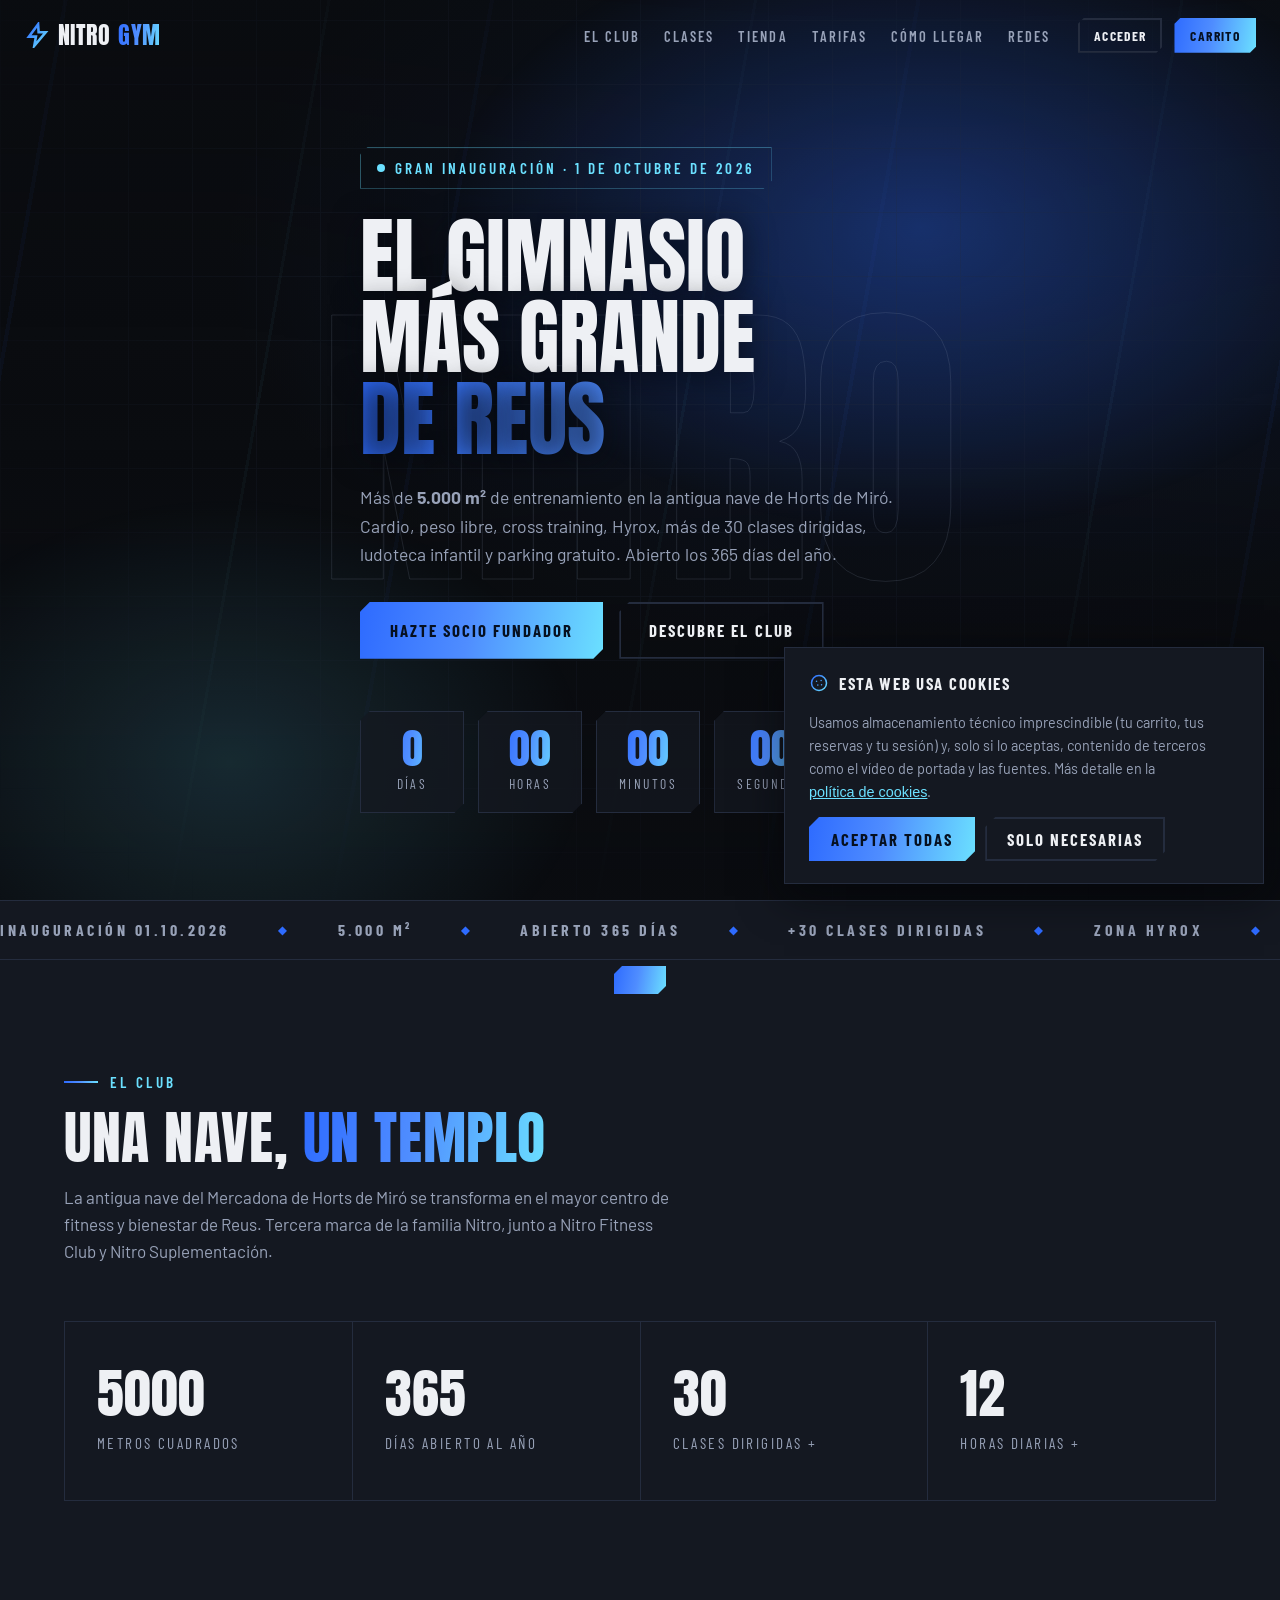
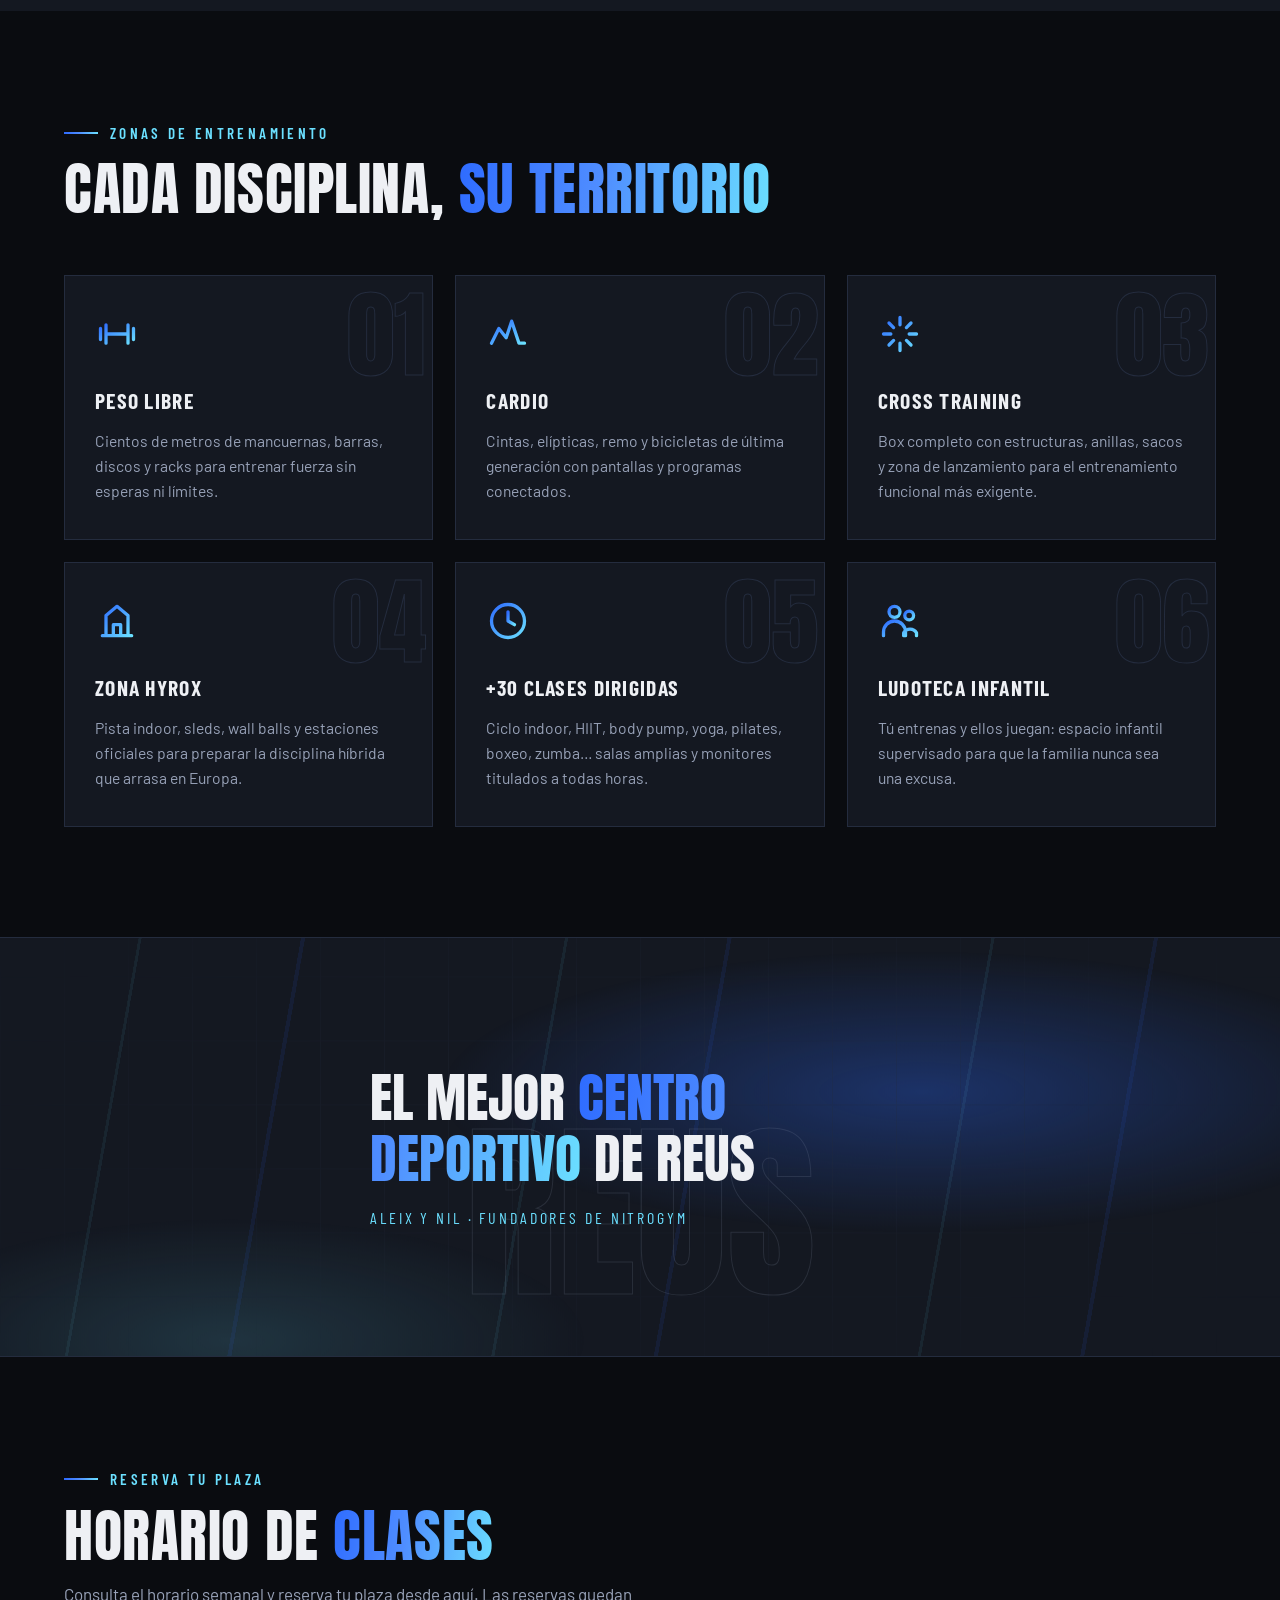
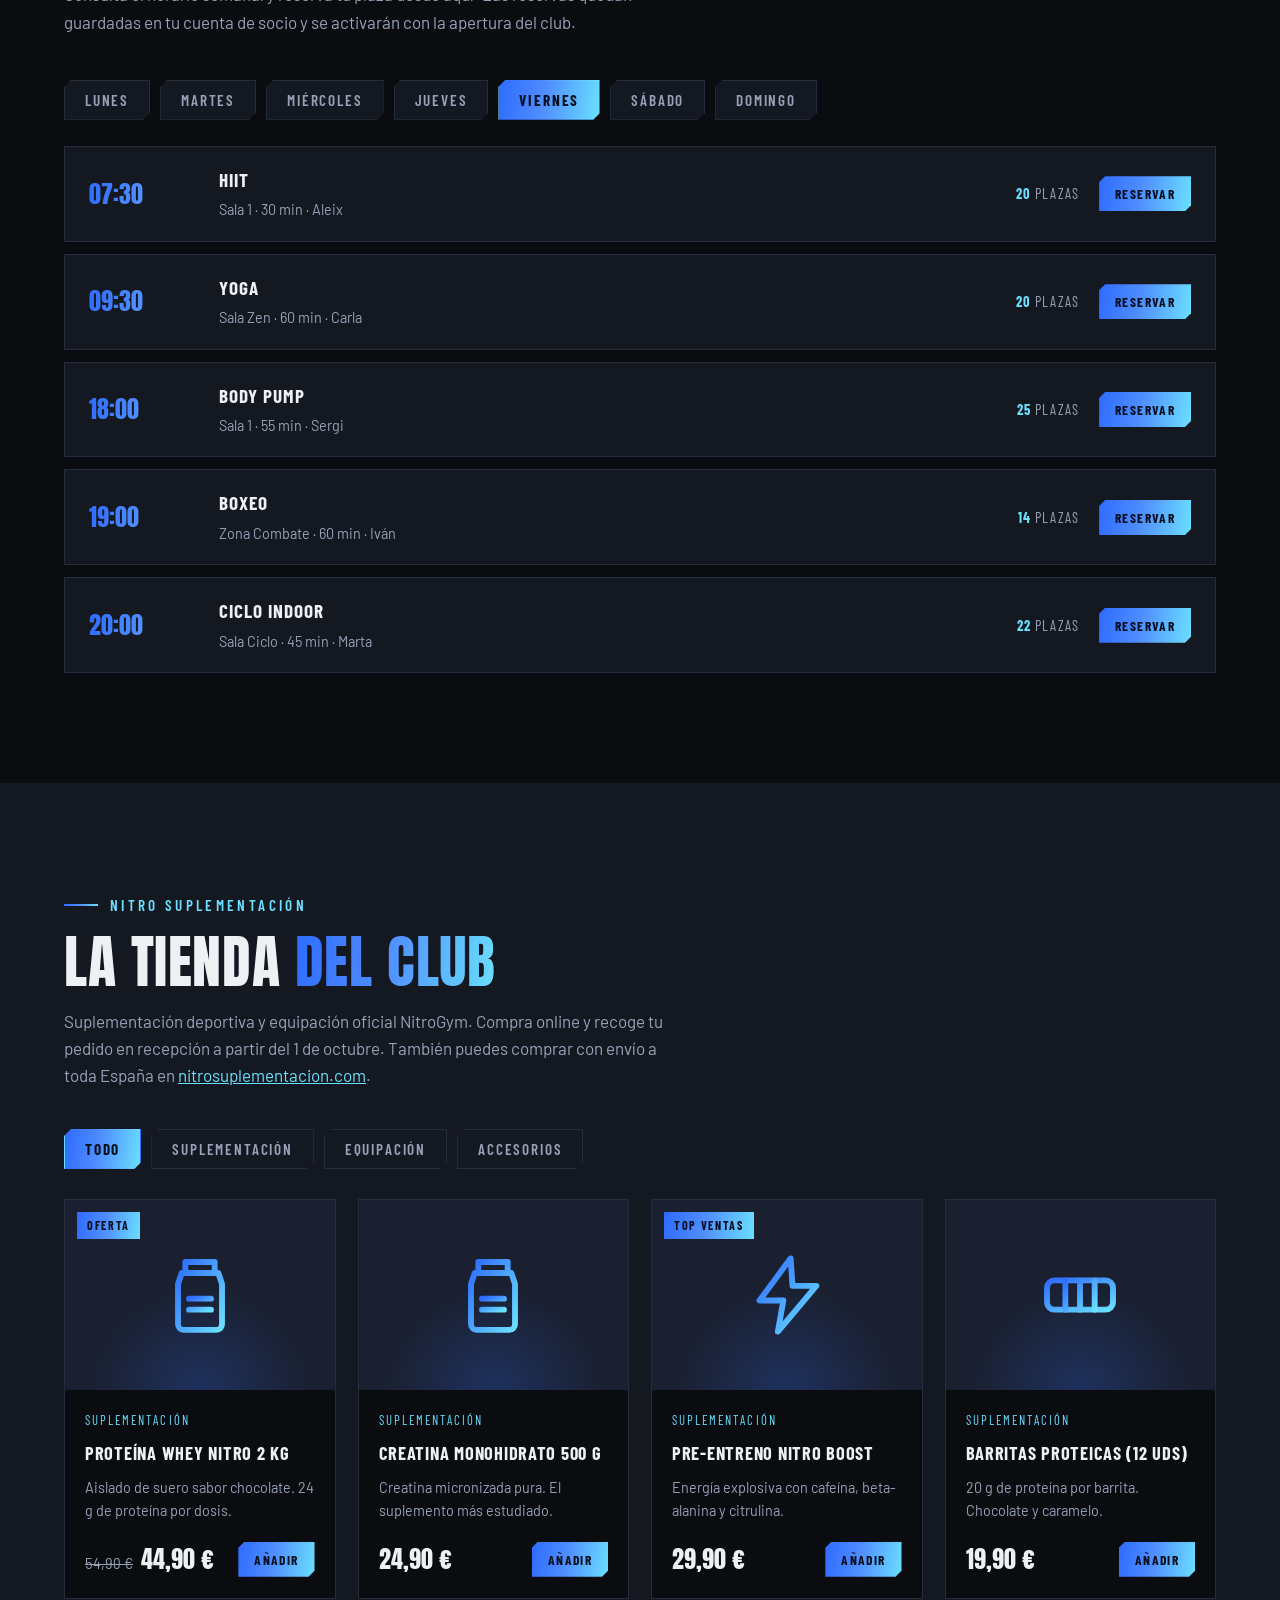
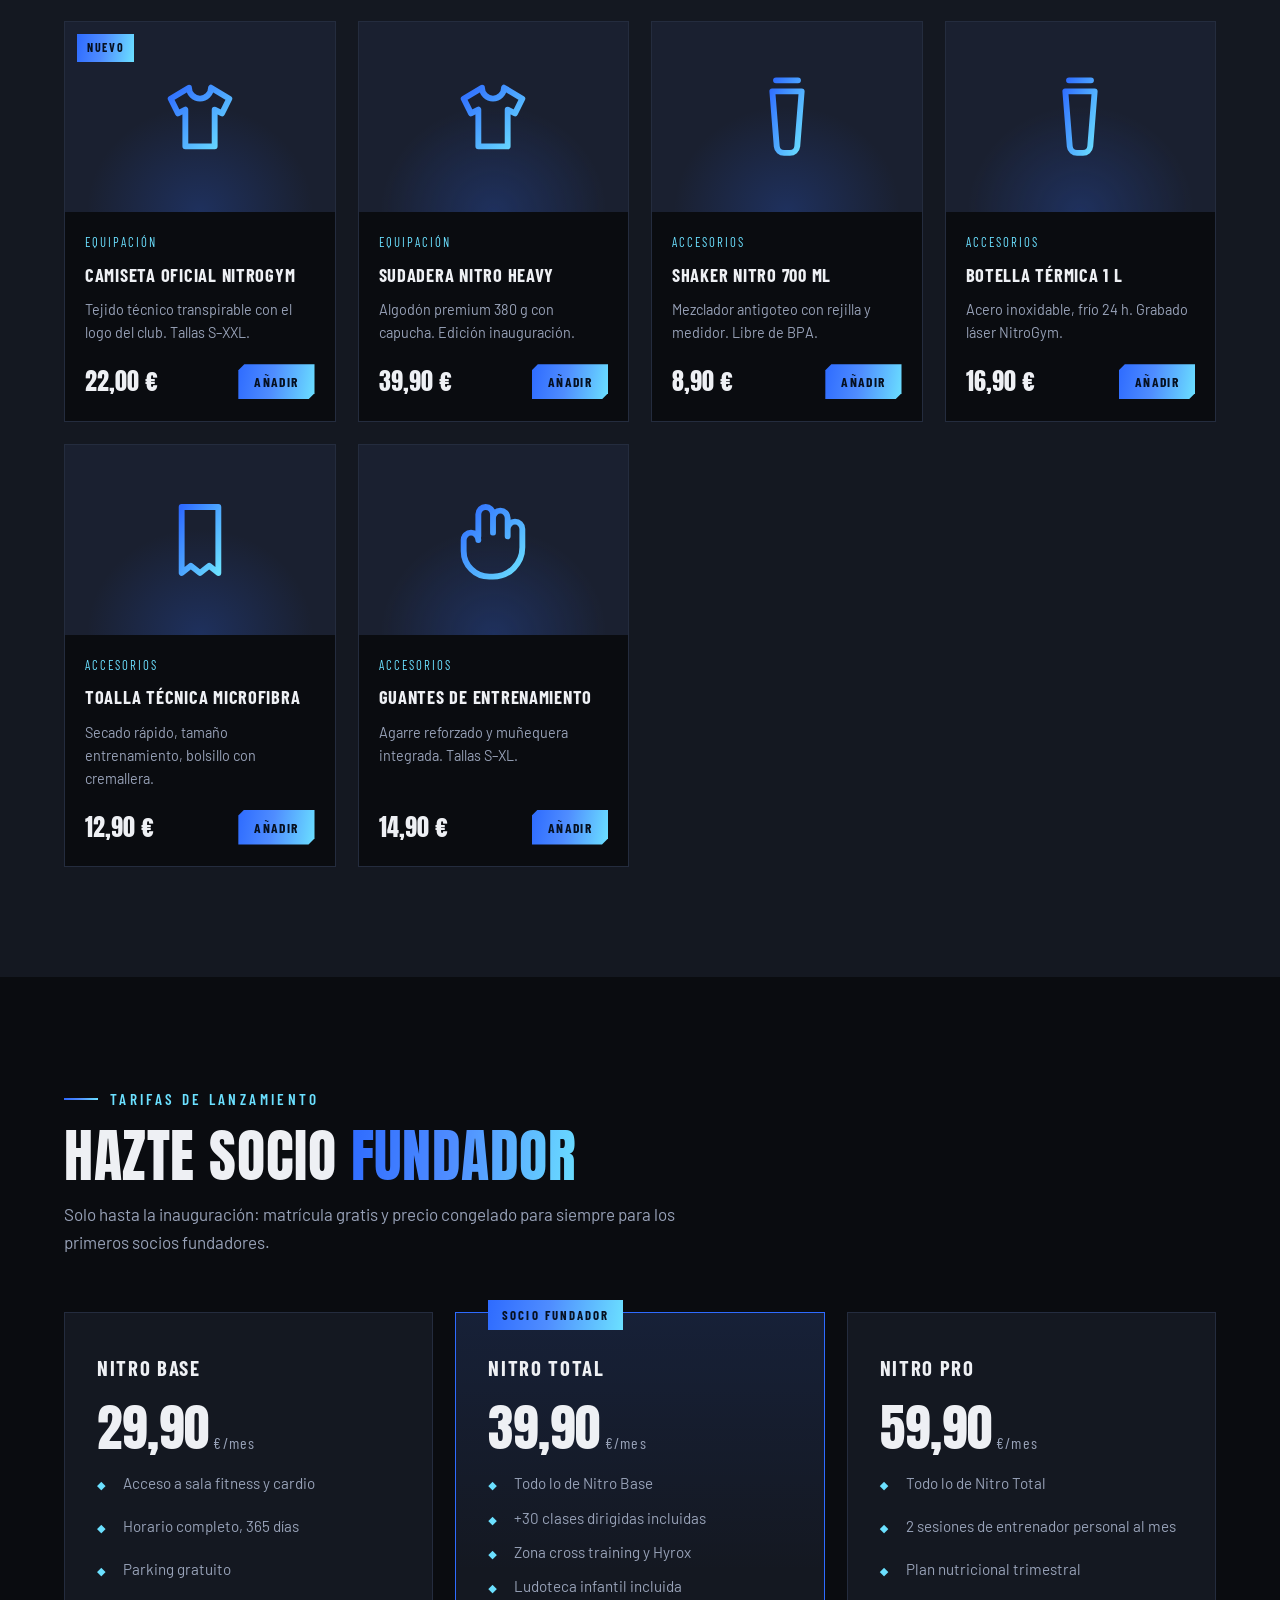
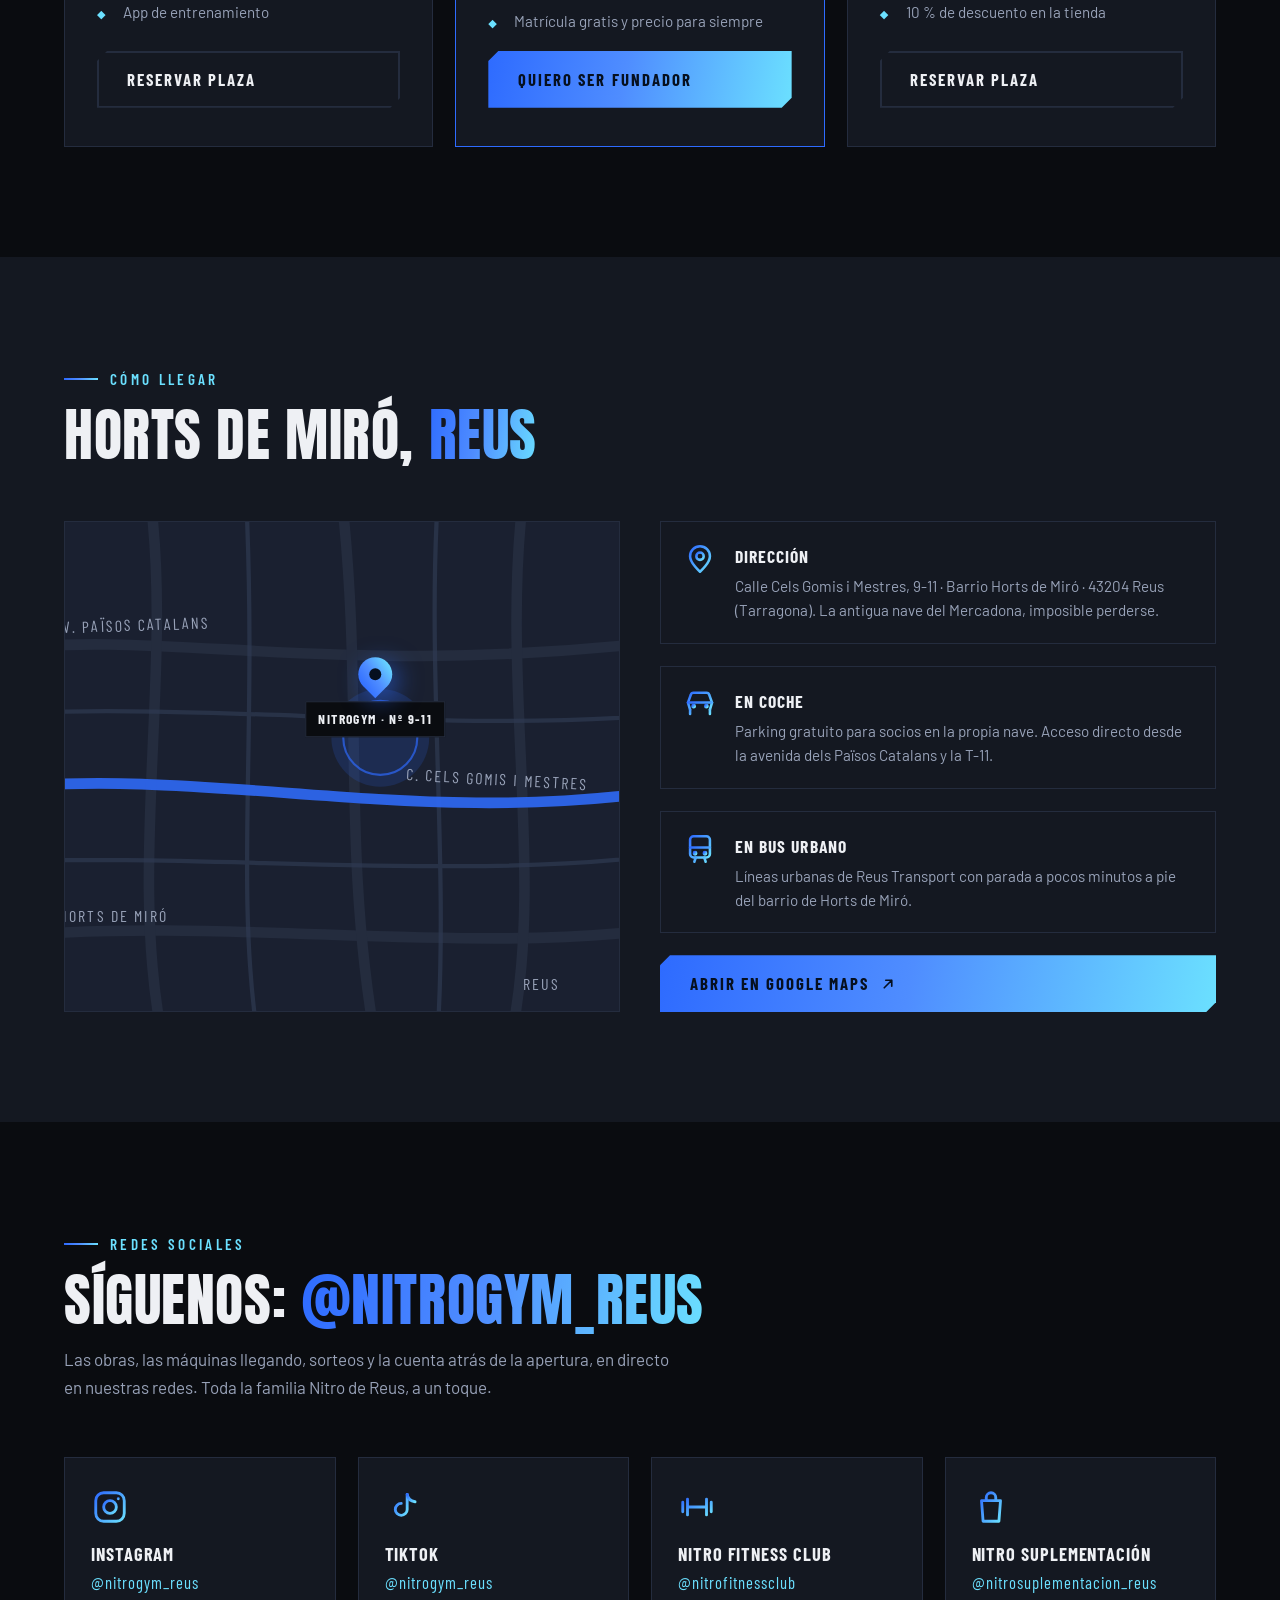
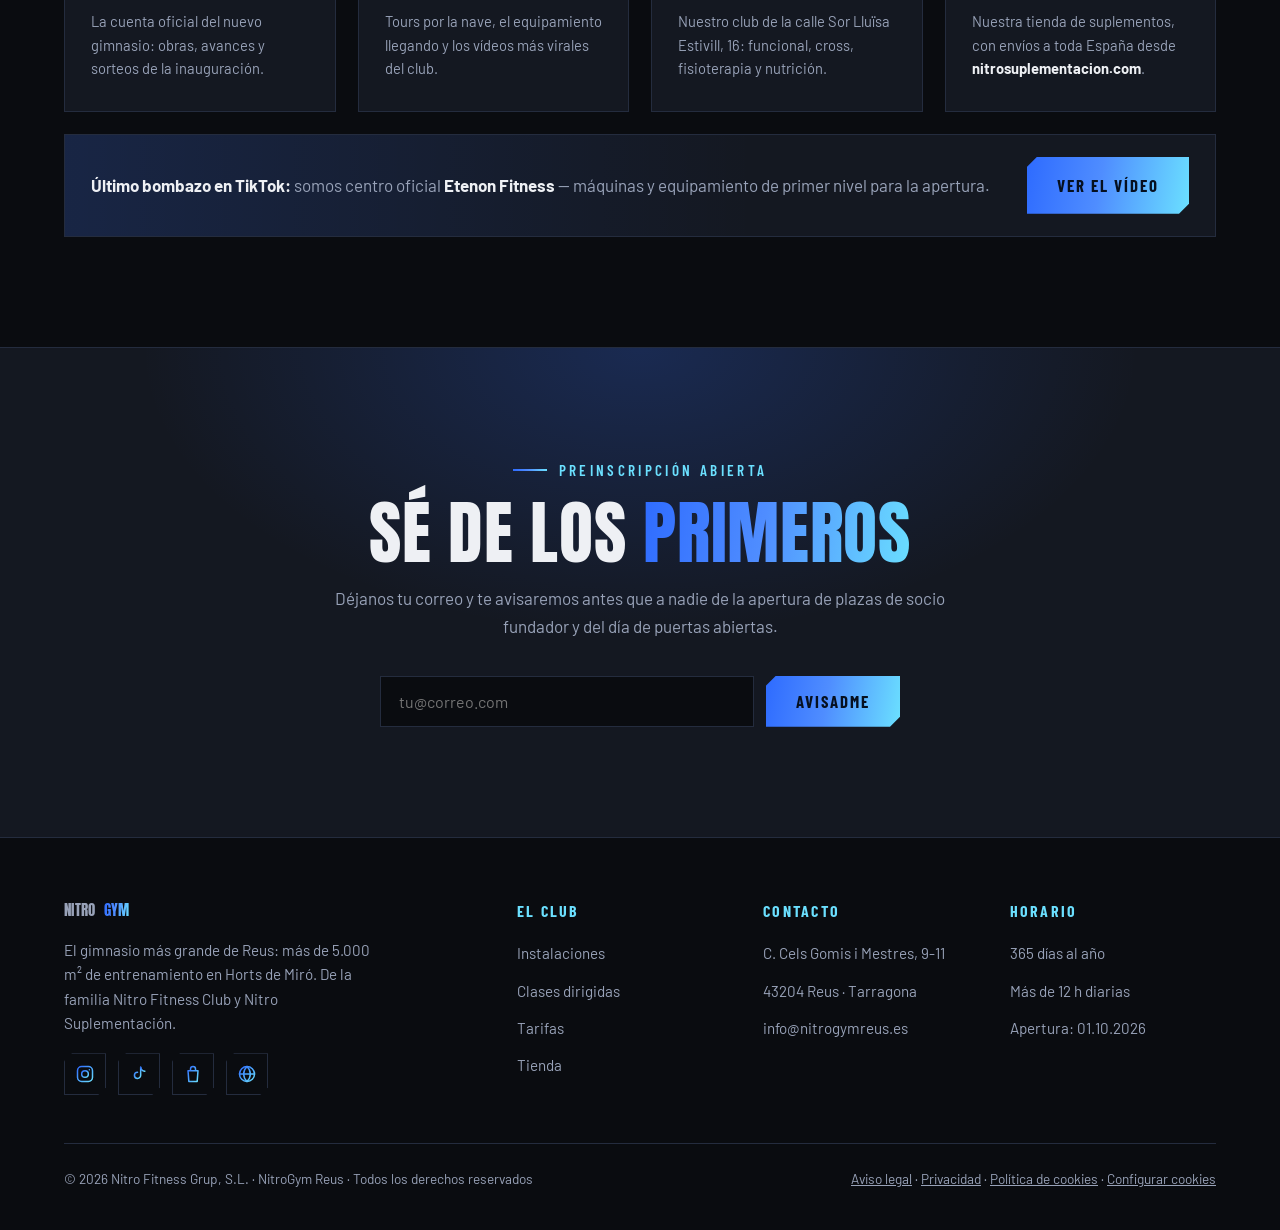
<file: index.html>
<!DOCTYPE html>
<html lang="es">
<head>
<meta charset="UTF-8">
<meta name="viewport" content="width=device-width, initial-scale=1.0">
<title>NitroGym Reus</title>
<meta name="description" content="NitroGym Reus: el gimnasio más grande de Reus. Más de 5.000 m² en Horts de Miró con cardio, peso libre, cross training, Hyrox, +30 clases dirigidas, ludoteca y parking gratuito. Inauguración 1 de octubre de 2026. Calle Cels Gomis i Mestres, 9-11.">
<meta name="keywords" content="gimnasio Reus, NitroGym, gym Reus, cross training Reus, Hyrox Reus, clases dirigidas Reus, gimnasio Horts de Miró, fitness Tarragona">
<meta name="robots" content="index, follow">
<meta name="geo.region" content="ES-T">
<meta name="geo.placename" content="Reus, Tarragona">
<meta name="geo.position" content="41.1499;1.0958">
<meta name="ICBM" content="41.1499, 1.0958">
<meta property="og:type" content="website">
<meta property="og:title" content="NitroGym Reus — 5.000 m² de puro entrenamiento">
<meta property="og:description" content="El gimnasio más grande de Reus abre el 1 de octubre. Cross training, Hyrox, +30 clases, ludoteca y parking gratis. Calle Cels Gomis i Mestres, 9-11.">
<meta property="og:locale" content="es_ES">
<link rel="preconnect" href="https://fonts.googleapis.com">
<link rel="preconnect" href="https://fonts.gstatic.com" crossorigin>
<link rel="stylesheet" href="https://fonts.googleapis.com/css2?family=Anton&family=Barlow:ital,wght@0,400;0,500;0,600;0,700;1,400&family=Barlow+Condensed:wght@500;600;700&display=swap">
<script type="application/ld+json">
{
  "@context": "https://schema.org",
  "@type": "ExerciseGym",
  "name": "NitroGym Reus",
  "legalName": "Nitro Fitness Grup, S.L.",
  "taxID": "B27546514",
  "description": "Gimnasio de más de 5.000 m² en Reus: cardio, peso libre, cross training, Hyrox, más de 30 clases dirigidas, ludoteca infantil y parking gratuito. Abierto 365 días al año.",
  "address": {
    "@type": "PostalAddress",
    "streetAddress": "Carrer de Cels Gomis i Mestres, 9-11",
    "addressLocality": "Reus",
    "addressRegion": "Tarragona",
    "postalCode": "43204",
    "addressCountry": "ES"
  },
  "geo": { "@type": "GeoCoordinates", "latitude": 41.1499, "longitude": 1.0958 },
  "openingHoursSpecification": {
    "@type": "OpeningHoursSpecification",
    "dayOfWeek": ["Monday","Tuesday","Wednesday","Thursday","Friday","Saturday","Sunday"],
    "opens": "07:00", "closes": "23:00"
  },
  "amenityFeature": [
    { "@type": "LocationFeatureSpecification", "name": "Parking gratuito", "value": true },
    { "@type": "LocationFeatureSpecification", "name": "Ludoteca infantil", "value": true },
    { "@type": "LocationFeatureSpecification", "name": "Zona Hyrox", "value": true }
  ],
  "foundingDate": "2026-10-01",
  "areaServed": "Reus, Tarragona",
  "sameAs": [
    "https://www.instagram.com/nitrogym_reus/",
    "https://www.tiktok.com/@nitrogym_reus",
    "https://www.instagram.com/nitrofitnessclub/",
    "https://www.instagram.com/nitrosuplementacion_reus/",
    "https://nitrosuplementacion.com/"
  ],
  "priceRange": "€€"
}
</script>
<style>
:root{
  --carbon:#0a0c10;
  --humo:#141821;
  --panel:#1a2030;
  --linea:#242c3e;
  --texto:#eef0f4;
  --texto2:#98a2b8;
  --nitro:#2e6bff;
  --nitro2:#6be0ff;
  --flama:linear-gradient(100deg,#2e6bff 0%,#4f8dff 45%,#6be0ff 100%);
  --display:'Anton',Impact,'Arial Narrow Bold',sans-serif;
  --cuerpo:'Barlow',system-ui,Segoe UI,sans-serif;
  --cond:'Barlow Condensed','Arial Narrow',sans-serif;
}
*{margin:0;padding:0;box-sizing:border-box}
html{scroll-behavior:smooth}
body{
  background:var(--carbon);
  color:var(--texto);
  font-family:var(--cuerpo);
  font-size:17px;line-height:1.6;
  overflow-x:hidden;
}
::selection{background:var(--nitro);color:#fff}
img{max-width:100%}
a{color:inherit}
h1,h2,h3{text-wrap:balance}

/* ---------- utilidades ---------- */
.wrap{max-width:1200px;margin:0 auto;padding:0 24px}
.eyebrow{
  font-family:var(--cond);font-weight:600;font-size:.95rem;
  letter-spacing:.22em;text-transform:uppercase;color:var(--nitro2);
  display:flex;align-items:center;gap:12px;margin-bottom:14px;
}
.eyebrow::before{content:"";width:34px;height:2px;background:var(--flama)}
.titulo{
  font-family:var(--display);font-size:clamp(2.2rem,5vw,3.6rem);
  line-height:1.04;text-transform:uppercase;letter-spacing:.01em;font-weight:400;
}
.titulo em{font-style:normal;background:var(--flama);-webkit-background-clip:text;background-clip:text;color:transparent}
.sub{color:var(--texto2);max-width:62ch;margin-top:16px}
section{padding:110px 0;position:relative}
.btn{
  display:inline-flex;align-items:center;gap:10px;
  font-family:var(--cond);font-weight:700;font-size:1.05rem;
  letter-spacing:.12em;text-transform:uppercase;
  padding:15px 30px;border:none;cursor:pointer;text-decoration:none;
  clip-path:polygon(10px 0,100% 0,100% calc(100% - 10px),calc(100% - 10px) 100%,0 100%,0 10px);
  transition:transform .25s cubic-bezier(.2,.7,.2,1),filter .25s;
  position:relative;overflow:hidden;
}
/* solo efectos que no desplazan el botón: si cambiara de sitio o de ancho
   bajo el cursor, el hover entraría en bucle y parpadearía */
.btn:hover{transform:scale(1.03);filter:brightness(1.15) drop-shadow(0 0 14px rgba(107,224,255,.6))}
.btn:active{transform:translateY(0) scale(.98)}
.btn::after{
  content:"";position:absolute;top:-10%;bottom:-10%;left:-80%;width:45%;
  background:linear-gradient(105deg,transparent,rgba(255,255,255,.5),transparent);
  transform:skewX(-20deg);transition:left .55s ease;pointer-events:none;
}
.btn:hover::after{left:135%}
.btn-nitro{background:var(--flama);color:#061020}
.btn-linea{background:transparent;color:var(--texto);box-shadow:inset 0 0 0 2px var(--linea)}
.btn-linea:hover{box-shadow:inset 0 0 0 2px var(--nitro);background:rgba(46,107,255,.12)}
/* pulso automático del botón principal del hero */
.btn-pulso::after{animation:barrido 3.2s ease 1.5s infinite}
@keyframes barrido{0%{left:-80%}38%{left:135%}100%{left:135%}}
/* onda al pulsar */
.onda{
  position:absolute;border-radius:50%;pointer-events:none;
  background:radial-gradient(circle,rgba(255,255,255,.55) 0%,rgba(107,224,255,.25) 60%,transparent 70%);
  transform:scale(0);animation:onda .65s ease-out forwards;
}
@keyframes onda{to{transform:scale(4);opacity:0}}
.btn-mini:not(#btn-carro){position:relative;overflow:hidden}
/* efecto láser: línea de escáner que recorre el botón al pasar el cursor */
.btn::before,.btn-mini:not(#btn-carro)::before{
  content:"";position:absolute;left:-15%;right:-15%;top:-5px;height:3px;z-index:1;
  background:linear-gradient(90deg,transparent,#6be0ff 28%,#fff 50%,#6be0ff 72%,transparent);
  box-shadow:0 0 10px #6be0ff,0 0 24px rgba(107,224,255,.85);
  opacity:0;pointer-events:none;
}
.btn:hover::before,.btn-mini:not(#btn-carro):hover::before{opacity:1;animation:laser .8s linear infinite}
@keyframes laser{0%{top:-5px}100%{top:calc(100% + 3px)}}
.btn-mini:not(#btn-carro):hover{filter:brightness(1.12) drop-shadow(0 0 10px rgba(107,224,255,.55))}
:focus-visible{outline:2px solid var(--nitro2);outline-offset:3px}

/* aparición al hacer scroll */
.reveal{opacity:0;transform:translateY(34px);transition:opacity .8s cubic-bezier(.2,.7,.2,1),transform .8s cubic-bezier(.2,.7,.2,1)}
.reveal.vis{opacity:1;transform:none}
.reveal.d1{transition-delay:.1s}.reveal.d2{transition-delay:.2s}.reveal.d3{transition-delay:.3s}

/* ---------- barra superior ---------- */
header{
  position:fixed;top:0;left:0;right:0;z-index:60;
  transition:background .3s,box-shadow .3s;
}
header.solida{background:rgba(10,12,16,.92);backdrop-filter:blur(12px);box-shadow:0 1px 0 var(--linea)}
.nav{display:flex;align-items:center;gap:28px;padding:16px 24px;max-width:1280px;margin:0 auto}
.logo{font-family:var(--display);font-size:1.5rem;text-transform:uppercase;text-decoration:none;letter-spacing:.02em;display:flex;align-items:center;gap:8px}
.logo b{background:var(--flama);-webkit-background-clip:text;background-clip:text;color:transparent;font-weight:400}
.logo svg{width:26px;height:26px}
.nav-links{display:flex;gap:24px;margin-left:auto;list-style:none}
.nav-links a{
  text-decoration:none;font-family:var(--cond);font-weight:600;
  letter-spacing:.14em;text-transform:uppercase;font-size:.9rem;color:var(--texto2);
  transition:color .2s;
}
.nav-links a:hover{color:var(--texto)}
.nav-acciones{display:flex;gap:12px;align-items:center}
.btn-mini{
  font-family:var(--cond);font-weight:700;letter-spacing:.1em;text-transform:uppercase;
  font-size:.85rem;padding:9px 16px;cursor:pointer;border:none;
  clip-path:polygon(6px 0,100% 0,100% calc(100% - 6px),calc(100% - 6px) 100%,0 100%,0 6px);
}
.btn-cuenta{background:transparent;color:var(--texto);box-shadow:inset 0 0 0 2px var(--linea)}
.btn-cuenta:hover{box-shadow:inset 0 0 0 2px var(--nitro)}
.btn-carro{background:var(--flama);color:#061020;position:relative}
.badge-carro{
  position:absolute;top:-8px;right:-8px;background:#fff;color:#061020;
  font-family:var(--cuerpo);font-size:.72rem;font-weight:700;
  min-width:20px;height:20px;border-radius:999px;display:none;
  align-items:center;justify-content:center;padding:0 5px;
}
.badge-carro.on{display:inline-flex}
#abrir-menu{display:none;background:none;border:none;color:var(--texto);cursor:pointer;padding:6px}
@media(max-width:920px){
  .nav-links{
    display:none;position:fixed;inset:64px 0 auto 0;background:rgba(10,12,16,.98);
    flex-direction:column;padding:24px;gap:18px;border-bottom:1px solid var(--linea);
  }
  .nav-links.abierto{display:flex}
  #abrir-menu{display:block}
}

/* ---------- hero ---------- */
.hero{
  min-height:100svh;display:flex;flex-direction:column;justify-content:center;
  position:relative;overflow:hidden;padding:140px 0 80px;
}
.capa{position:absolute;inset:-12% 0;pointer-events:none;will-change:transform}
.capa-video{inset:-6%;overflow:hidden}
.capa-video video{
  width:100%;height:100%;object-fit:cover;opacity:0;transition:opacity 1.4s ease;
  filter:saturate(.8) contrast(1.08) brightness(.62);
}
.capa-video video.listo{opacity:1}
.velocidad{
  position:absolute;top:0;bottom:0;left:-100%;width:300%;pointer-events:none;
  background:repeating-linear-gradient(100deg,
    transparent 0 140px,rgba(107,224,255,.07) 140px 143px,
    transparent 143px 300px,rgba(46,107,255,.09) 300px 304px,transparent 304px 420px);
  mix-blend-mode:screen;animation:correr 3.2s linear infinite;
}
@keyframes correr{to{transform:translateX(420px)}}
.capa-video::after{
  content:"";position:absolute;inset:0;
  background:
    linear-gradient(180deg,rgba(10,12,16,.78) 0%,rgba(10,12,16,.45) 45%,#0a0c10 97%),
    radial-gradient(70% 60% at 70% 30%,rgba(46,107,255,.22),transparent 70%);
}
.capa-glow{
  background:
    radial-gradient(58% 42% at 72% 30%,rgba(46,107,255,.32),transparent 65%),
    radial-gradient(40% 34% at 18% 78%,rgba(107,224,255,.14),transparent 70%);
}
.capa-rejilla{
  background-image:linear-gradient(var(--linea) 1px,transparent 1px),linear-gradient(90deg,var(--linea) 1px,transparent 1px);
  background-size:64px 64px;opacity:.25;
  mask-image:radial-gradient(70% 60% at 50% 40%,#000 30%,transparent 100%);
  -webkit-mask-image:radial-gradient(70% 60% at 50% 40%,#000 30%,transparent 100%);
}
.capa-palabra{
  display:flex;align-items:center;justify-content:center;
  font-family:var(--display);font-size:clamp(7rem,24vw,22rem);
  text-transform:uppercase;color:transparent;
  -webkit-text-stroke:1px rgba(152,162,184,.16);
  white-space:nowrap;user-select:none;
}
.hero-int{position:relative;z-index:2}
.hero-tag{
  display:inline-flex;align-items:center;gap:10px;
  font-family:var(--cond);font-weight:600;font-size:.95rem;letter-spacing:.2em;text-transform:uppercase;
  color:var(--nitro2);border:1px solid rgba(107,224,255,.35);padding:8px 16px;margin-bottom:26px;
  clip-path:polygon(8px 0,100% 0,100% calc(100% - 8px),calc(100% - 8px) 100%,0 100%,0 8px);
}
.hero-tag .punto{width:8px;height:8px;border-radius:50%;background:var(--nitro2);animation:late 1.6s infinite}
@keyframes late{0%,100%{opacity:1;transform:scale(1)}50%{opacity:.35;transform:scale(.7)}}
.hero h1{
  font-family:var(--display);font-weight:400;
  font-size:clamp(2.5rem,6.5vw,5.2rem);line-height:.98;text-transform:uppercase;
  text-shadow:0 4px 30px rgba(6,10,18,.8);
}
.hero h1 .l1,.hero h1 .l2,.hero h1 .l3{display:block;opacity:0;transform:translateY(50px);animation:sube .9s cubic-bezier(.2,.7,.2,1) forwards}
.hero h1 .l2{animation-delay:.15s}
.hero h1 .l3{animation-delay:.3s;background:var(--flama);-webkit-background-clip:text;background-clip:text;color:transparent}
@keyframes sube{to{opacity:1;transform:none}}
.hero-sub{color:var(--texto2);max-width:56ch;margin:24px 0 34px;font-size:1.1rem;opacity:0;animation:sube .9s .5s cubic-bezier(.2,.7,.2,1) forwards}
.hero-cta{display:flex;gap:16px;flex-wrap:wrap;opacity:0;animation:sube .9s .65s cubic-bezier(.2,.7,.2,1) forwards}

/* cuenta atrás */
.cuenta{
  display:flex;gap:14px;margin-top:52px;flex-wrap:wrap;
  opacity:0;animation:sube .9s .8s cubic-bezier(.2,.7,.2,1) forwards;
}
.cuenta-caja{
  background:rgba(20,24,33,.75);border:1px solid var(--linea);
  padding:16px 22px;min-width:104px;text-align:center;backdrop-filter:blur(6px);
  clip-path:polygon(10px 0,100% 0,100% calc(100% - 10px),calc(100% - 10px) 100%,0 100%,0 10px);
}
.cuenta-caja b{
  display:block;font-family:var(--display);font-weight:400;
  font-size:2.6rem;line-height:1;font-variant-numeric:tabular-nums;
  background:var(--flama);-webkit-background-clip:text;background-clip:text;color:transparent;
}
.cuenta-caja span{font-family:var(--cond);font-size:.85rem;letter-spacing:.18em;text-transform:uppercase;color:var(--texto2)}
@media(max-width:600px){
  .hero{padding:120px 0 60px}
  .cuenta{gap:8px;margin-top:40px}
  .cuenta-caja{min-width:0;flex:1;padding:12px 8px}
  .cuenta-caja b{font-size:1.8rem}
  .cuenta-caja span{font-size:.72rem;letter-spacing:.12em}
  .hero-cta{width:100%}
  .hero-cta .btn{flex:1;justify-content:center;padding:14px 18px}
  section{padding:80px 0}
}

/* cinta en movimiento */
.cinta{
  border-top:1px solid var(--linea);border-bottom:1px solid var(--linea);
  background:var(--humo);overflow:hidden;padding:16px 0;position:relative;z-index:3;
}
.cinta-fila{display:flex;gap:48px;white-space:nowrap;animation:cinta 28s linear infinite;width:max-content}
.cinta-fila span{
  font-family:var(--cond);font-weight:700;letter-spacing:.22em;text-transform:uppercase;
  font-size:1rem;color:var(--texto2);display:flex;align-items:center;gap:48px;
}
.cinta-fila span::after{content:"◆";color:var(--nitro);font-size:.7rem}
@keyframes cinta{to{transform:translateX(-50%)}}

/* ---------- cifras ---------- */
.cifras{background:var(--humo)}
.cifras-grid{display:grid;grid-template-columns:repeat(auto-fit,minmax(220px,1fr));gap:1px;background:var(--linea);border:1px solid var(--linea)}
.cifra{background:var(--humo);padding:44px 32px;transition:background .3s}
.cifra:hover{background:var(--panel)}
.cifra b{
  display:block;font-family:var(--display);font-weight:400;font-size:3.4rem;line-height:1;
  font-variant-numeric:tabular-nums;margin-bottom:8px;
}
.cifra small{font-family:var(--cond);font-size:.95rem;letter-spacing:.16em;text-transform:uppercase;color:var(--texto2)}

/* ---------- zonas ---------- */
.zonas-grid{display:grid;grid-template-columns:repeat(auto-fit,minmax(280px,1fr));gap:22px;margin-top:56px}
.zona{
  position:relative;border:1px solid var(--linea);background:var(--humo);
  padding:36px 30px;overflow:hidden;transition:transform .35s,border-color .35s;
}
.zona::before{
  content:"";position:absolute;inset:0;background:var(--flama);
  opacity:0;transition:opacity .35s;mix-blend-mode:overlay;
}
.zona:hover{transform:translateY(-6px);border-color:var(--nitro)}
.zona:hover::before{opacity:.18}
.zona-num{
  position:absolute;top:-18px;right:6px;font-family:var(--display);
  font-size:6rem;color:transparent;-webkit-text-stroke:1px var(--linea);user-select:none;
}
.zona svg{width:44px;height:44px;stroke:url(#gradNitro);margin-bottom:20px}
.zona h3{font-family:var(--cond);font-weight:700;font-size:1.35rem;letter-spacing:.06em;text-transform:uppercase;margin-bottom:10px}
.zona p{color:var(--texto2);font-size:.98rem}

/* franja parallax */
.franja{
  min-height:420px;display:flex;align-items:center;overflow:hidden;position:relative;
  border-top:1px solid var(--linea);border-bottom:1px solid var(--linea);
}
.franja{background:var(--humo)}
.franja-palabra{font-size:clamp(4.5rem,17vw,12rem)}
/* la franja de la cita respira como el hero: líneas de velocidad + glow que late */
.franja .capa-glow{animation:latidoGlow 5.5s ease-in-out infinite alternate}
@keyframes latidoGlow{from{opacity:.65;transform:scale(1)}to{opacity:1;transform:scale(1.06)}}
.franja blockquote{
  position:relative;z-index:2;font-family:var(--display);font-weight:400;
  font-size:clamp(1.9rem,4.6vw,3.4rem);line-height:1.12;text-transform:uppercase;max-width:20ch;
}
.franja cite{
  display:block;margin-top:20px;font-family:var(--cond);font-style:normal;
  font-size:1rem;letter-spacing:.18em;text-transform:uppercase;color:var(--nitro2);
}

/* ---------- clases ---------- */
.dias{display:flex;gap:10px;flex-wrap:wrap;margin:44px 0 26px}
.dia-btn{
  font-family:var(--cond);font-weight:600;letter-spacing:.12em;text-transform:uppercase;
  font-size:.95rem;padding:10px 20px;background:var(--humo);color:var(--texto2);
  border:1px solid var(--linea);cursor:pointer;transition:all .2s;
  clip-path:polygon(7px 0,100% 0,100% calc(100% - 7px),calc(100% - 7px) 100%,0 100%,0 7px);
}
.dia-btn:hover{color:var(--texto)}
.dia-btn.activo{background:var(--flama);color:#061020;border-color:transparent;font-weight:700}
.clases-lista{display:grid;gap:12px}
.clase{
  display:grid;grid-template-columns:110px 1fr auto auto;gap:20px;align-items:center;
  background:var(--humo);border:1px solid var(--linea);padding:18px 24px;
  transition:border-color .25s,transform .25s;
}
.clase:hover{border-color:var(--nitro);transform:translateX(6px)}
.clase-hora{font-family:var(--display);font-size:1.5rem;font-variant-numeric:tabular-nums;background:var(--flama);-webkit-background-clip:text;background-clip:text;color:transparent}
.clase-nombre{font-family:var(--cond);font-weight:700;font-size:1.2rem;letter-spacing:.05em;text-transform:uppercase}
.clase-info{color:var(--texto2);font-size:.9rem}
.clase-plazas{font-family:var(--cond);font-size:.9rem;letter-spacing:.08em;color:var(--texto2);text-transform:uppercase}
.clase-plazas b{color:var(--nitro2)}
@media(max-width:700px){
  .clase{grid-template-columns:1fr auto}
  .clase-hora{grid-column:1}.clase-plazas{display:none}
}

/* ---------- tienda ---------- */
.tienda{background:var(--humo)}
.filtros{display:flex;gap:10px;flex-wrap:wrap;margin:40px 0 30px}
.prod-grid{display:grid;grid-template-columns:repeat(auto-fill,minmax(250px,1fr));gap:22px}
.prod{
  background:var(--carbon);border:1px solid var(--linea);display:flex;flex-direction:column;
  transition:transform .3s,border-color .3s;overflow:hidden;
}
.prod:hover{transform:translateY(-6px);border-color:var(--nitro)}
.prod-img{
  height:190px;display:flex;align-items:center;justify-content:center;position:relative;overflow:hidden;
  background:radial-gradient(60% 80% at 50% 100%,rgba(46,107,255,.22),transparent 70%),var(--panel);
}
.prod-img svg{width:88px;height:88px;stroke:url(#gradNitro);transition:transform .35s}
.prod:hover .prod-img svg{transform:scale(1.12) rotate(-3deg)}
.prod-etq{
  position:absolute;top:12px;left:12px;font-family:var(--cond);font-weight:700;
  font-size:.75rem;letter-spacing:.14em;text-transform:uppercase;
  background:var(--flama);color:#061020;padding:4px 10px;
}
.prod-cuerpo{padding:20px;display:flex;flex-direction:column;gap:8px;flex:1}
.prod-cat{font-family:var(--cond);font-size:.8rem;letter-spacing:.16em;text-transform:uppercase;color:var(--nitro2)}
.prod h3{font-family:var(--cond);font-weight:700;font-size:1.15rem;letter-spacing:.04em;text-transform:uppercase}
.prod p{color:var(--texto2);font-size:.9rem;flex:1}
.prod-pie{display:flex;align-items:center;justify-content:space-between;margin-top:10px}
.prod-precio{font-family:var(--display);font-size:1.5rem;font-variant-numeric:tabular-nums}
.prod-precio small{font-size:.9rem;color:var(--texto2);font-family:var(--cuerpo);text-decoration:line-through;margin-right:8px}

/* carrito lateral */
.panel-lateral{
  position:fixed;top:0;right:0;bottom:0;width:min(420px,100vw);z-index:80;
  background:var(--humo);border-left:1px solid var(--linea);
  transform:translateX(102%);transition:transform .4s cubic-bezier(.2,.7,.2,1);
  display:flex;flex-direction:column;
}
.panel-lateral.abierto{transform:none}
.panel-cab{display:flex;align-items:center;justify-content:space-between;padding:22px 24px;border-bottom:1px solid var(--linea)}
.panel-cab h3{font-family:var(--cond);font-weight:700;font-size:1.3rem;letter-spacing:.08em;text-transform:uppercase}
.cerrar-x{background:none;border:none;color:var(--texto2);cursor:pointer;font-size:1.5rem;line-height:1;padding:4px}
.cerrar-x:hover{color:var(--texto)}
.panel-cuerpo{flex:1;overflow-y:auto;padding:20px 24px;display:flex;flex-direction:column;gap:14px}
.carro-item{display:grid;grid-template-columns:auto 1fr auto;gap:14px;align-items:center;border:1px solid var(--linea);padding:12px 14px;background:var(--carbon)}
.carro-item svg{width:38px;height:38px;stroke:url(#gradNitro)}
.carro-item h4{font-family:var(--cond);font-size:1rem;letter-spacing:.04em;text-transform:uppercase}
.carro-item .cant{display:flex;align-items:center;gap:10px;margin-top:6px}
.cant button{width:24px;height:24px;background:var(--panel);border:1px solid var(--linea);color:var(--texto);cursor:pointer;font-weight:700}
.cant button:hover{border-color:var(--nitro)}
.carro-precio{font-family:var(--display);font-size:1.1rem;font-variant-numeric:tabular-nums}
.carro-vacio{color:var(--texto2);text-align:center;margin-top:40px}
.panel-pie{border-top:1px solid var(--linea);padding:20px 24px;display:grid;gap:14px}
.carro-total{display:flex;justify-content:space-between;font-family:var(--cond);font-weight:700;font-size:1.2rem;letter-spacing:.06em;text-transform:uppercase}
.carro-total b{font-family:var(--display);font-variant-numeric:tabular-nums;background:var(--flama);-webkit-background-clip:text;background-clip:text;color:transparent}
.velo{position:fixed;inset:0;background:rgba(6,8,12,.6);backdrop-filter:blur(3px);z-index:70;opacity:0;pointer-events:none;transition:opacity .3s}
.velo.on{opacity:1;pointer-events:auto}

/* ---------- tarifas ---------- */
.tarifas-grid{display:grid;grid-template-columns:repeat(auto-fit,minmax(270px,1fr));gap:22px;margin-top:56px}
.tarifa{
  border:1px solid var(--linea);background:var(--humo);padding:38px 32px;position:relative;
  display:flex;flex-direction:column;gap:18px;transition:transform .3s,border-color .3s;
}
.tarifa:hover{transform:translateY(-6px);border-color:var(--nitro)}
.tarifa.destacada{border-color:var(--nitro);background:linear-gradient(180deg,rgba(46,107,255,.1),transparent 60%),var(--humo)}
.tarifa-etq{
  position:absolute;top:-13px;left:32px;background:var(--flama);color:#061020;
  font-family:var(--cond);font-weight:700;font-size:.8rem;letter-spacing:.16em;text-transform:uppercase;padding:5px 14px;
}
.tarifa h3{font-family:var(--cond);font-weight:700;font-size:1.3rem;letter-spacing:.08em;text-transform:uppercase}
.tarifa-precio{font-family:var(--display);font-size:3.2rem;line-height:1;font-variant-numeric:tabular-nums}
.tarifa-precio small{font-family:var(--cond);font-size:1rem;color:var(--texto2);letter-spacing:.08em}
.tarifa ul{list-style:none;display:grid;gap:10px;flex:1}
.tarifa li{padding-left:26px;position:relative;color:var(--texto2);font-size:.95rem}
.tarifa li::before{content:"◆";position:absolute;left:0;color:var(--nitro2);font-size:.7rem;top:5px}

/* ---------- cómo llegar ---------- */
.llegar-grid{display:grid;grid-template-columns:1fr 1fr;gap:40px;margin-top:56px;align-items:stretch}
@media(max-width:880px){.llegar-grid{grid-template-columns:1fr}}
.mapa{
  border:1px solid var(--linea);background:var(--panel);position:relative;overflow:hidden;min-height:420px;
}
.mapa svg{position:absolute;inset:0;width:100%;height:100%}
.mapa-pin{
  position:absolute;left:56%;top:44%;transform:translate(-50%,-100%);text-align:center;z-index:2;
}
.mapa-pin .gota{
  width:34px;height:34px;margin:0 auto;background:var(--flama);
  border-radius:50% 50% 50% 0;transform:rotate(-45deg);
  display:flex;align-items:center;justify-content:center;
  animation:bote 1.8s ease-in-out infinite;box-shadow:0 8px 24px rgba(46,107,255,.55);
}
.mapa-pin .gota::after{content:"";width:12px;height:12px;background:#061020;border-radius:50%}
@keyframes bote{0%,100%{transform:rotate(-45deg) translate(0,0)}50%{transform:rotate(-45deg) translate(-5px,5px)}}
.mapa-pin span{
  display:inline-block;margin-top:10px;background:var(--carbon);border:1px solid var(--linea);
  font-family:var(--cond);font-weight:700;font-size:.85rem;letter-spacing:.1em;text-transform:uppercase;padding:6px 12px;
}
.llegar-info{display:flex;flex-direction:column;gap:22px}
.llegar-item{display:grid;grid-template-columns:auto 1fr;gap:18px;border:1px solid var(--linea);background:var(--humo);padding:20px 22px}
.llegar-item svg{width:34px;height:34px;stroke:url(#gradNitro)}
.llegar-item h3{font-family:var(--cond);font-weight:700;font-size:1.1rem;letter-spacing:.06em;text-transform:uppercase;margin-bottom:4px}
.llegar-item p{color:var(--texto2);font-size:.95rem}

/* ---------- registro / newsletter ---------- */
.registro{
  background:
    radial-gradient(60% 90% at 50% 0%,rgba(46,107,255,.22),transparent 65%),var(--humo);
  border-top:1px solid var(--linea);text-align:center;
}
.registro .titulo{font-size:clamp(2.4rem,6vw,4.4rem)}
.form-linea{display:flex;gap:12px;max-width:520px;margin:36px auto 0;flex-wrap:wrap;justify-content:center}
.form-linea input{
  flex:1;min-width:240px;background:var(--carbon);border:1px solid var(--linea);color:var(--texto);
  font-family:var(--cuerpo);font-size:1rem;padding:15px 18px;
}
.form-linea input:focus{outline:none;border-color:var(--nitro)}

/* ---------- pie ---------- */
footer{border-top:1px solid var(--linea);padding:60px 0 40px;background:var(--carbon)}
.pie-grid{display:grid;grid-template-columns:2fr 1fr 1fr 1fr;gap:40px}
@media(max-width:880px){.pie-grid{grid-template-columns:1fr 1fr}}
@media(max-width:560px){.pie-grid{grid-template-columns:1fr}}
.pie-grid h4{font-family:var(--cond);font-weight:700;font-size:1rem;letter-spacing:.14em;text-transform:uppercase;margin-bottom:16px;color:var(--nitro2)}
.pie-grid ul{list-style:none;display:grid;gap:10px}
.pie-grid a{color:var(--texto2);text-decoration:none;font-size:.95rem}
.pie-grid a:hover{color:var(--texto)}
.pie-grid p{color:var(--texto2);font-size:.95rem;max-width:34ch}
.pie-legal{
  margin-top:48px;padding-top:24px;border-top:1px solid var(--linea);
  display:flex;justify-content:space-between;gap:16px;flex-wrap:wrap;
  color:var(--texto2);font-size:.85rem;
}

/* ---------- modales ---------- */
.modal{
  position:fixed;inset:0;z-index:90;display:none;align-items:center;justify-content:center;padding:20px;
}
.modal.on{display:flex}
.modal-caja{
  position:relative;z-index:2;background:var(--humo);border:1px solid var(--linea);
  width:min(440px,100%);padding:36px;animation:modalIn .35s cubic-bezier(.2,.7,.2,1);
  max-height:90vh;overflow-y:auto;
}
@keyframes modalIn{from{opacity:0;transform:translateY(26px) scale(.97)}to{opacity:1;transform:none}}
.modal-caja h3{font-family:var(--cond);font-weight:700;font-size:1.5rem;letter-spacing:.06em;text-transform:uppercase;margin-bottom:6px}
.modal-caja .nota{color:var(--texto2);font-size:.95rem;margin-bottom:22px}
.modal-caja form{display:grid;gap:14px}
.modal-caja input{
  background:var(--carbon);border:1px solid var(--linea);color:var(--texto);
  font-family:var(--cuerpo);font-size:1rem;padding:13px 16px;width:100%;
}
.modal-caja input:focus{outline:none;border-color:var(--nitro)}
.modal-cerrar{position:absolute;top:14px;right:16px}
.modal-alt{text-align:center;color:var(--texto2);font-size:.9rem;margin-top:16px}
.modal-alt button{background:none;border:none;color:var(--nitro2);cursor:pointer;font-size:.9rem;text-decoration:underline}
.mis-reservas{display:grid;gap:10px;margin-top:10px}
.mis-reservas .clase{grid-template-columns:90px 1fr auto;padding:12px 16px}

/* aviso flotante */
.toast{
  position:fixed;bottom:26px;left:50%;transform:translate(-50%,120px);z-index:100;
  background:var(--flama);color:#061020;font-family:var(--cond);font-weight:700;
  letter-spacing:.08em;text-transform:uppercase;font-size:.95rem;
  padding:14px 26px;transition:transform .4s cubic-bezier(.2,.7,.2,1);
  clip-path:polygon(8px 0,100% 0,100% calc(100% - 8px),calc(100% - 8px) 100%,0 100%,0 8px);
}
.toast.on{transform:translate(-50%,0)}

/* ---------- redes sociales ---------- */
.redes-grid{display:grid;grid-template-columns:repeat(auto-fit,minmax(240px,1fr));gap:22px;margin-top:56px}
.red-card{
  display:flex;flex-direction:column;gap:14px;background:var(--humo);border:1px solid var(--linea);
  padding:30px 26px;text-decoration:none;position:relative;overflow:hidden;
  transition:transform .3s,border-color .3s;
}
.red-card::before{content:"";position:absolute;inset:0;background:var(--flama);opacity:0;transition:opacity .3s;mix-blend-mode:overlay}
.red-card:hover{transform:translateY(-6px);border-color:var(--nitro)}
.red-card:hover::before{opacity:.2}
.red-card svg{width:38px;height:38px;stroke:url(#gradNitro)}
.red-card h3{font-family:var(--cond);font-weight:700;font-size:1.15rem;letter-spacing:.05em;text-transform:uppercase}
.red-card .arroba{color:var(--nitro2);font-family:var(--cond);letter-spacing:.06em;font-size:1.05rem}
.red-card p{color:var(--texto2);font-size:.92rem}
.red-video{
  margin-top:22px;display:flex;align-items:center;gap:18px;justify-content:space-between;flex-wrap:wrap;
  border:1px solid var(--linea);padding:22px 26px;
  background:linear-gradient(90deg,rgba(46,107,255,.16),transparent 60%),var(--humo);
}
.red-video p{color:var(--texto2)}
.red-video b{color:var(--texto)}
.pie-redes{display:flex;gap:12px;margin-top:18px}
.pie-redes a{
  display:inline-flex;width:42px;height:42px;align-items:center;justify-content:center;
  border:1px solid var(--linea);transition:border-color .25s,transform .25s;
  clip-path:polygon(8px 0,100% 0,100% calc(100% - 8px),calc(100% - 8px) 100%,0 100%,0 8px);
}
.pie-redes a:hover{border-color:var(--nitro);transform:translateY(-3px)}
.pie-redes svg{width:20px;height:20px;stroke:url(#gradNitro)}

/* ---------- aviso de cookies ---------- */
.cookies{
  position:fixed;left:16px;right:16px;bottom:16px;z-index:110;
  background:var(--humo);border:1px solid var(--linea);padding:22px 24px;
  display:flex;flex-direction:column;gap:14px;align-items:flex-start;
  box-shadow:0 12px 40px rgba(4,6,10,.65);
  transform:translateY(130%);visibility:hidden;
  transition:transform .55s cubic-bezier(.2,.7,.2,1),visibility .55s;
}
.cookies.on{transform:none;visibility:visible}
.cookies h4{font-family:var(--cond);font-weight:700;font-size:1.05rem;letter-spacing:.1em;text-transform:uppercase;display:flex;align-items:center;gap:10px}
.cookies h4 svg{width:20px;height:20px;stroke:url(#gradNitro)}
.cookies p{color:var(--texto2);font-size:.9rem;max-width:60ch}
.cookies p button{background:none;border:none;color:var(--nitro2);cursor:pointer;font-size:.9rem;text-decoration:underline;padding:0}
.cookies-botones{display:flex;gap:10px;flex-wrap:wrap}
@media(min-width:900px){.cookies{left:auto;max-width:480px}}

/* ---------- páginas legales ---------- */
.legal{position:fixed;inset:0;z-index:95;background:var(--carbon);display:none;overflow-y:auto}
.legal.on{display:block}
.legal-int{max-width:820px;margin:0 auto;padding:110px 24px 80px;animation:modalIn .35s cubic-bezier(.2,.7,.2,1)}
.legal-int .eyebrow{margin-bottom:10px}
.legal-int h2{font-family:var(--display);font-size:clamp(1.9rem,4vw,2.8rem);text-transform:uppercase;font-weight:400;margin-bottom:14px}
.legal-int h3{font-family:var(--cond);font-weight:700;font-size:1.15rem;letter-spacing:.06em;text-transform:uppercase;margin:30px 0 10px;color:var(--nitro2)}
.legal-int p,.legal-int li{color:var(--texto2);font-size:.97rem;margin-bottom:10px}
.legal-int ul{padding-left:22px;margin-bottom:10px}
.legal-int a{color:var(--nitro2)}
.tabla-scroll{overflow-x:auto;margin:14px 0}
.legal-int table{width:100%;border-collapse:collapse;font-size:.88rem;min-width:520px}
.legal-int th,.legal-int td{border:1px solid var(--linea);padding:10px 12px;text-align:left;color:var(--texto2)}
.legal-int th{color:var(--texto);font-family:var(--cond);letter-spacing:.08em;text-transform:uppercase;font-size:.85rem}
.legal-cerrar{position:sticky;top:20px;float:right;margin-right:-40px;z-index:2}
@media(max-width:920px){.legal-cerrar{margin-right:0}}

@media(prefers-reduced-motion:reduce){
  *,*::before,*::after{animation-duration:.01ms!important;animation-iteration-count:1!important;transition-duration:.01ms!important}
  html{scroll-behavior:auto}
  .reveal{opacity:1;transform:none}
}
</style>
</head>
<body>

<!-- degradado reutilizable para iconos SVG -->
<svg width="0" height="0" style="position:absolute" aria-hidden="true">
  <defs>
    <linearGradient id="gradNitro" x1="0" y1="0" x2="1" y2="1">
      <stop offset="0" stop-color="#2e6bff"/><stop offset="1" stop-color="#6be0ff"/>
    </linearGradient>
  </defs>
</svg>

<header id="cabecera">
  <nav class="nav" aria-label="principal">
    <a class="logo" href="#inicio" aria-label="NitroGym, inicio">
      <svg viewBox="0 0 24 24" fill="none" stroke="url(#gradNitro)" stroke-width="2.4" stroke-linecap="round"><path d="M13 2 4.5 13.5H11L9.5 22 20 9.5h-6.5L13 2z"/></svg>
      NITRO<b>GYM</b>
    </a>
    <ul class="nav-links" id="menu">
      <li><a href="#club">El club</a></li>
      <li><a href="#clases">Clases</a></li>
      <li><a href="#tienda">Tienda</a></li>
      <li><a href="#tarifas">Tarifas</a></li>
      <li><a href="#llegar">Cómo llegar</a></li>
      <li><a href="#redes">Redes</a></li>
    </ul>
    <div class="nav-acciones">
      <button class="btn-mini btn-cuenta" id="btn-cuenta">Acceder</button>
      <button class="btn-mini btn-carro" id="btn-carro" aria-label="Abrir carrito">
        Carrito <span class="badge-carro" id="badge-carro">0</span>
      </button>
      <button id="abrir-menu" aria-label="Abrir menú" aria-expanded="false">
        <svg width="26" height="26" viewBox="0 0 24 24" fill="none" stroke="currentColor" stroke-width="2" stroke-linecap="round"><path d="M3 6h18M3 12h18M3 18h18"/></svg>
      </button>
    </div>
  </nav>
</header>

<!-- ============ HERO ============ -->
<section class="hero" id="inicio">
  <div class="capa capa-video" data-parallax="0.15" data-raton="10">
    <video id="video-hero" autoplay muted loop playsinline preload="metadata" aria-hidden="true">
      <source src="video/hero.mp4" type="video/mp4">
      <source data-src="https://assets.mixkit.co/videos/50967/50967-720.mp4" type="video/mp4">
      <source data-src="https://assets.mixkit.co/videos/50965/50965-720.mp4" type="video/mp4">
    </video>
    <div class="velocidad" aria-hidden="true"></div>
  </div>
  <div class="capa capa-glow" data-parallax="0.25" data-raton="26"></div>
  <div class="capa capa-rejilla" data-parallax="0.12" data-raton="14"></div>
  <div class="capa capa-palabra" data-parallax="0.45" data-raton="42" aria-hidden="true">NITRO</div>
  <div class="wrap hero-int" data-parallax="0" data-raton="-9">
    <span class="hero-tag"><span class="punto"></span> Gran inauguración · 1 de octubre de 2026</span>
    <h1>
      <span class="l1">El gimnasio</span>
      <span class="l2">más grande</span>
      <span class="l3">de Reus</span>
    </h1>
    <p class="hero-sub">
      Más de <strong>5.000 m²</strong> de entrenamiento en la antigua nave de Horts de Miró.
      Cardio, peso libre, cross training, Hyrox, más de 30 clases dirigidas, ludoteca
      infantil y parking gratuito. Abierto los 365 días del año.
    </p>
    <div class="hero-cta">
      <a class="btn btn-nitro btn-pulso" href="#registro">Hazte socio fundador</a>
      <a class="btn btn-linea" href="#club">Descubre el club</a>
    </div>
    <div class="cuenta" id="cuenta" aria-label="Cuenta atrás para la inauguración">
      <div class="cuenta-caja"><b id="c-dias">--</b><span>días</span></div>
      <div class="cuenta-caja"><b id="c-horas">--</b><span>horas</span></div>
      <div class="cuenta-caja"><b id="c-min">--</b><span>minutos</span></div>
      <div class="cuenta-caja"><b id="c-seg">--</b><span>segundos</span></div>
    </div>
  </div>
</section>

<div class="cinta" aria-hidden="true">
  <div class="cinta-fila">
    <span>Inauguración 01.10.2026</span><span>5.000 m²</span><span>Abierto 365 días</span>
    <span>+30 clases dirigidas</span><span>Zona Hyrox</span><span>Ludoteca infantil</span>
    <span>Parking gratuito</span><span>@nitrogym_reus</span><span>Calle Cels Gomis i Mestres, 9-11 · Reus</span>
    <span>Inauguración 01.10.2026</span><span>5.000 m²</span><span>Abierto 365 días</span>
    <span>+30 clases dirigidas</span><span>Zona Hyrox</span><span>Ludoteca infantil</span>
    <span>Parking gratuito</span><span>@nitrogym_reus</span><span>Calle Cels Gomis i Mestres, 9-11 · Reus</span>
  </div>
</div>

<!-- ============ CIFRAS ============ -->
<section class="cifras" id="club">
  <div class="wrap">
    <p class="eyebrow reveal">El club</p>
    <h2 class="titulo reveal">Una nave, <em>un templo</em></h2>
    <p class="sub reveal">
      La antigua nave del Mercadona de Horts de Miró se transforma en el mayor centro
      de fitness y bienestar de Reus. Tercera marca de la familia Nitro, junto a
      Nitro Fitness Club y Nitro Suplementación.
    </p>
    <div class="cifras-grid" style="margin-top:56px">
      <div class="cifra reveal"><b data-contar="5000">0</b><small>metros cuadrados</small></div>
      <div class="cifra reveal d1"><b data-contar="365">0</b><small>días abierto al año</small></div>
      <div class="cifra reveal d2"><b data-contar="30">0</b><small>clases dirigidas +</small></div>
      <div class="cifra reveal d3"><b data-contar="12">0</b><small>horas diarias +</small></div>
    </div>
  </div>
</section>

<!-- ============ ZONAS ============ -->
<section>
  <div class="wrap">
    <p class="eyebrow reveal">Zonas de entrenamiento</p>
    <h2 class="titulo reveal">Cada disciplina, <em>su territorio</em></h2>
    <div class="zonas-grid">
      <article class="zona reveal">
        <span class="zona-num" aria-hidden="true">01</span>
        <svg viewBox="0 0 24 24" fill="none" stroke-width="1.8" stroke-linecap="round"><path d="M6 7v10M18 7v10M3 9v6M21 9v6M6 12h12"/></svg>
        <h3>Peso libre</h3>
        <p>Cientos de metros de mancuernas, barras, discos y racks para entrenar fuerza sin esperas ni límites.</p>
      </article>
      <article class="zona reveal d1">
        <span class="zona-num" aria-hidden="true">02</span>
        <svg viewBox="0 0 24 24" fill="none" stroke-width="1.8" stroke-linecap="round" stroke-linejoin="round"><path d="M3 17l4-8 4 5 3-9 4 12h3"/></svg>
        <h3>Cardio</h3>
        <p>Cintas, elípticas, remo y bicicletas de última generación con pantallas y programas conectados.</p>
      </article>
      <article class="zona reveal d2">
        <span class="zona-num" aria-hidden="true">03</span>
        <svg viewBox="0 0 24 24" fill="none" stroke-width="1.8" stroke-linecap="round" stroke-linejoin="round"><path d="M12 3v4m0 10v4M3 12h4m10 0h4M6 6l2.5 2.5m7 7L18 18M18 6l-2.5 2.5m-7 7L6 18"/></svg>
        <h3>Cross training</h3>
        <p>Box completo con estructuras, anillas, sacos y zona de lanzamiento para el entrenamiento funcional más exigente.</p>
      </article>
      <article class="zona reveal">
        <span class="zona-num" aria-hidden="true">04</span>
        <svg viewBox="0 0 24 24" fill="none" stroke-width="1.8" stroke-linecap="round" stroke-linejoin="round"><path d="M4 20h16M6 20V9l6-5 6 5v11M10 20v-6h4v6"/></svg>
        <h3>Zona Hyrox</h3>
        <p>Pista indoor, sleds, wall balls y estaciones oficiales para preparar la disciplina híbrida que arrasa en Europa.</p>
      </article>
      <article class="zona reveal d1">
        <span class="zona-num" aria-hidden="true">05</span>
        <svg viewBox="0 0 24 24" fill="none" stroke-width="1.8" stroke-linecap="round" stroke-linejoin="round"><circle cx="12" cy="12" r="9"/><path d="M12 7v5l3.5 2"/></svg>
        <h3>+30 clases dirigidas</h3>
        <p>Ciclo indoor, HIIT, body pump, yoga, pilates, boxeo, zumba… salas amplias y monitores titulados a todas horas.</p>
      </article>
      <article class="zona reveal d2">
        <span class="zona-num" aria-hidden="true">06</span>
        <svg viewBox="0 0 24 24" fill="none" stroke-width="1.8" stroke-linecap="round" stroke-linejoin="round"><circle cx="9" cy="7" r="3"/><circle cx="17" cy="9" r="2.4"/><path d="M3 20v-2a6 6 0 0 1 12 0v2M14 20v-1.5a4 4 0 0 1 7 0V20"/></svg>
        <h3>Ludoteca infantil</h3>
        <p>Tú entrenas y ellos juegan: espacio infantil supervisado para que la familia nunca sea una excusa.</p>
      </article>
    </div>
  </div>
</section>

<!-- franja parallax -->
<div class="franja">
  <div class="capa capa-glow" data-parallax="0.3" data-raton="24"></div>
  <div class="capa capa-rejilla" data-parallax="0.15" data-raton="14"></div>
  <div class="capa" data-parallax="0.2" data-raton="18" aria-hidden="true"><div class="velocidad"></div></div>
  <div class="capa capa-palabra franja-palabra" data-parallax="0.4" data-raton="36" aria-hidden="true">REUS</div>
  <div class="wrap">
    <blockquote class="reveal">
      El mejor <span style="background:var(--flama);-webkit-background-clip:text;background-clip:text;color:transparent">centro deportivo</span> de Reus
      <cite>Aleix y Nil · Fundadores de NitroGym</cite>
    </blockquote>
  </div>
</div>

<!-- ============ CLASES ============ -->
<section id="clases">
  <div class="wrap">
    <p class="eyebrow reveal">Reserva tu plaza</p>
    <h2 class="titulo reveal">Horario de <em>clases</em></h2>
    <p class="sub reveal">
      Consulta el horario semanal y reserva tu plaza desde aquí. Las reservas
      quedan guardadas en tu cuenta de socio y se activarán con la apertura del club.
    </p>
    <div class="dias reveal" id="dias" role="tablist" aria-label="Día de la semana"></div>
    <div class="clases-lista" id="clases-lista"></div>
  </div>
</section>

<!-- ============ TIENDA ============ -->
<section class="tienda" id="tienda">
  <div class="wrap">
    <p class="eyebrow reveal">Nitro Suplementación</p>
    <h2 class="titulo reveal">La tienda <em>del club</em></h2>
    <p class="sub reveal">
      Suplementación deportiva y equipación oficial NitroGym. Compra online y
      recoge tu pedido en recepción a partir del 1 de octubre. También puedes comprar
      con envío a toda España en
      <a href="https://nitrosuplementacion.com/" target="_blank" rel="noopener" style="color:var(--nitro2)">nitrosuplementacion.com</a>.
    </p>
    <div class="filtros reveal" id="filtros"></div>
    <div class="prod-grid" id="prod-grid"></div>
  </div>
</section>

<!-- ============ TARIFAS ============ -->
<section id="tarifas">
  <div class="wrap">
    <p class="eyebrow reveal">Tarifas de lanzamiento</p>
    <h2 class="titulo reveal">Hazte socio <em>fundador</em></h2>
    <p class="sub reveal">
      Solo hasta la inauguración: matrícula gratis y precio congelado para siempre
      para los primeros socios fundadores.
    </p>
    <div class="tarifas-grid">
      <article class="tarifa reveal">
        <h3>Nitro Base</h3>
        <div class="tarifa-precio">29,90<small> €/mes</small></div>
        <ul>
          <li>Acceso a sala fitness y cardio</li>
          <li>Horario completo, 365 días</li>
          <li>Parking gratuito</li>
          <li>App de entrenamiento</li>
        </ul>
        <a class="btn btn-linea" href="#registro">Reservar plaza</a>
      </article>
      <article class="tarifa destacada reveal d1">
        <span class="tarifa-etq">Socio fundador</span>
        <h3>Nitro Total</h3>
        <div class="tarifa-precio">39,90<small> €/mes</small></div>
        <ul>
          <li>Todo lo de Nitro Base</li>
          <li>+30 clases dirigidas incluidas</li>
          <li>Zona cross training y Hyrox</li>
          <li>Ludoteca infantil incluida</li>
          <li>Matrícula gratis y precio para siempre</li>
        </ul>
        <a class="btn btn-nitro" href="#registro">Quiero ser fundador</a>
      </article>
      <article class="tarifa reveal d2">
        <h3>Nitro Pro</h3>
        <div class="tarifa-precio">59,90<small> €/mes</small></div>
        <ul>
          <li>Todo lo de Nitro Total</li>
          <li>2 sesiones de entrenador personal al mes</li>
          <li>Plan nutricional trimestral</li>
          <li>10 % de descuento en la tienda</li>
        </ul>
        <a class="btn btn-linea" href="#registro">Reservar plaza</a>
      </article>
    </div>
  </div>
</section>

<!-- ============ CÓMO LLEGAR ============ -->
<section class="tienda" id="llegar">
  <div class="wrap">
    <p class="eyebrow reveal">Cómo llegar</p>
    <h2 class="titulo reveal">Horts de Miró, <em>Reus</em></h2>
    <div class="llegar-grid">
      <div class="mapa reveal" role="img" aria-label="Mapa de situación de NitroGym en la calle Cels Gomis i Mestre 11 de Reus">
        <svg viewBox="0 0 600 460" preserveAspectRatio="xMidYMid slice" aria-hidden="true">
          <rect width="600" height="460" fill="#1a2030"/>
          <g stroke="#242c3e" stroke-width="10" fill="none">
            <path d="M-20 120 C 140 100, 300 150, 620 110"/>
            <path d="M-20 250 C 180 230, 380 290, 620 250"/>
            <path d="M-20 390 C 200 370, 420 410, 620 380"/>
            <path d="M120 -20 C 140 140, 100 320, 130 480"/>
            <path d="M300 -20 C 320 160, 300 300, 330 480"/>
            <path d="M470 -20 C 450 150, 490 330, 460 480"/>
          </g>
          <g stroke="#2e3a52" stroke-width="4" fill="none" opacity=".7">
            <path d="M-20 180 C 200 170, 400 200, 620 180"/>
            <path d="M-20 320 C 160 310, 440 340, 620 310"/>
            <path d="M210 -20 C 220 200, 200 340, 220 480"/>
            <path d="M390 -20 C 380 140, 400 320, 390 480"/>
          </g>
          <path d="M-20 250 C 180 230, 380 290, 620 250" stroke="#2e6bff" stroke-width="10" fill="none" opacity=".85"/>
          <circle cx="336" cy="203" r="46" fill="rgba(46,107,255,.16)"/>
          <circle cx="336" cy="203" r="46" fill="none" stroke="#2e6bff" stroke-width="2" opacity=".6">
            <animate attributeName="r" values="34;58;34" dur="3s" repeatCount="indefinite"/>
            <animate attributeName="opacity" values=".7;.05;.7" dur="3s" repeatCount="indefinite"/>
          </circle>
          <g font-family="'Barlow Condensed',sans-serif" font-size="15" fill="#98a2b8" letter-spacing="2">
            <text x="30" y="105" transform="rotate(-2 30 105)">AV. PAÏSOS CATALANS</text>
            <text x="360" y="243" transform="rotate(3 360 243)">C. CELS GOMIS I MESTRES</text>
            <text x="34" y="376">HORTS DE MIRÓ</text>
            <text x="470" y="440">REUS</text>
          </g>
        </svg>
        <div class="mapa-pin">
          <div class="gota"></div>
          <span>NitroGym · Nº 9-11</span>
        </div>
      </div>
      <div class="llegar-info">
        <div class="llegar-item reveal">
          <svg viewBox="0 0 24 24" fill="none" stroke-width="1.8" stroke-linecap="round" stroke-linejoin="round"><path d="M12 21s7-6.1 7-11a7 7 0 1 0-14 0c0 4.9 7 11 7 11z"/><circle cx="12" cy="10" r="2.6"/></svg>
          <div>
            <h3>Dirección</h3>
            <p>Calle Cels Gomis i Mestres, 9-11 · Barrio Horts de Miró · 43204 Reus (Tarragona). La antigua nave del Mercadona, imposible perderse.</p>
          </div>
        </div>
        <div class="llegar-item reveal d1">
          <svg viewBox="0 0 24 24" fill="none" stroke-width="1.8" stroke-linecap="round" stroke-linejoin="round"><path d="M5 16 3.5 11l2-5.5A2 2 0 0 1 7.4 4h9.2a2 2 0 0 1 1.9 1.5L20.5 11 19 16"/><path d="M3.5 11h17M5 16v3m14-3v3"/><circle cx="7.5" cy="13.5" r=".8"/><circle cx="16.5" cy="13.5" r=".8"/></svg>
          <div>
            <h3>En coche</h3>
            <p>Parking gratuito para socios en la propia nave. Acceso directo desde la avenida dels Països Catalans y la T-11.</p>
          </div>
        </div>
        <div class="llegar-item reveal d2">
          <svg viewBox="0 0 24 24" fill="none" stroke-width="1.8" stroke-linecap="round" stroke-linejoin="round"><rect x="5" y="3" width="14" height="15" rx="2.5"/><path d="M5 11h14M8 21l1-3m7 3-1-3"/><circle cx="8.5" cy="15" r=".8"/><circle cx="15.5" cy="15" r=".8"/></svg>
          <div>
            <h3>En bus urbano</h3>
            <p>Líneas urbanas de Reus Transport con parada a pocos minutos a pie del barrio de Horts de Miró.</p>
          </div>
        </div>
        <a class="btn btn-nitro reveal d3" target="_blank" rel="noopener" href="https://www.google.com/maps/search/?api=1&query=Carrer+de+Cels+Gomis+i+Mestres+9-11%2C+Reus">
          Abrir en Google Maps
          <svg width="18" height="18" viewBox="0 0 24 24" fill="none" stroke="currentColor" stroke-width="2.2" stroke-linecap="round" stroke-linejoin="round"><path d="M7 17 17 7M9 7h8v8"/></svg>
        </a>
      </div>
    </div>
  </div>
</section>

<!-- ============ REDES SOCIALES ============ -->
<section id="redes">
  <div class="wrap">
    <p class="eyebrow reveal">Redes sociales</p>
    <h2 class="titulo reveal">Síguenos: <em>@nitrogym_reus</em></h2>
    <p class="sub reveal">
      Las obras, las máquinas llegando, sorteos y la cuenta atrás de la apertura,
      en directo en nuestras redes. Toda la familia Nitro de Reus, a un toque.
    </p>
    <div class="redes-grid">
      <a class="red-card reveal" href="https://www.instagram.com/nitrogym_reus/" target="_blank" rel="noopener">
        <svg viewBox="0 0 24 24" fill="none" stroke-width="1.8" stroke-linecap="round" stroke-linejoin="round"><rect x="3" y="3" width="18" height="18" rx="5"/><circle cx="12" cy="12" r="4"/><circle cx="17.2" cy="6.8" r=".9" fill="url(#gradNitro)" stroke="none"/></svg>
        <div><h3>Instagram</h3><span class="arroba">@nitrogym_reus</span></div>
        <p>La cuenta oficial del nuevo gimnasio: obras, avances y sorteos de la inauguración.</p>
      </a>
      <a class="red-card reveal d1" href="https://www.tiktok.com/@nitrogym_reus" target="_blank" rel="noopener">
        <svg viewBox="0 0 24 24" fill="none" stroke-width="1.8" stroke-linecap="round" stroke-linejoin="round"><path d="M14 4v9.5a3.75 3.75 0 1 1-3.75-3.75"/><path d="M14 4c.4 2.6 2.4 4.4 5 4.7"/></svg>
        <div><h3>TikTok</h3><span class="arroba">@nitrogym_reus</span></div>
        <p>Tours por la nave, el equipamiento llegando y los vídeos más virales del club.</p>
      </a>
      <a class="red-card reveal d2" href="https://www.instagram.com/nitrofitnessclub/" target="_blank" rel="noopener">
        <svg viewBox="0 0 24 24" fill="none" stroke-width="1.8" stroke-linecap="round"><path d="M6 7v10M18 7v10M3 9v6M21 9v6M6 12h12"/></svg>
        <div><h3>Nitro Fitness Club</h3><span class="arroba">@nitrofitnessclub</span></div>
        <p>Nuestro club de la calle Sor Lluïsa Estivill, 16: funcional, cross, fisioterapia y nutrición.</p>
      </a>
      <a class="red-card reveal d3" href="https://www.instagram.com/nitrosuplementacion_reus/" target="_blank" rel="noopener">
        <svg viewBox="0 0 24 24" fill="none" stroke-width="1.8" stroke-linecap="round" stroke-linejoin="round"><path d="M6 8h12l-1 13H7zM9 8V6a3 3 0 0 1 6 0v2"/></svg>
        <div><h3>Nitro Suplementación</h3><span class="arroba">@nitrosuplementacion_reus</span></div>
        <p>Nuestra tienda de suplementos, con envíos a toda España desde <b style="color:var(--texto)">nitrosuplementacion.com</b>.</p>
      </a>
    </div>
    <div class="red-video reveal">
      <p><b>Último bombazo en TikTok:</b> somos centro oficial <b>Etenon Fitness</b> — máquinas y equipamiento de primer nivel para la apertura.</p>
      <a class="btn btn-nitro" href="https://www.tiktok.com/@nitrogym_reus/video/7640136541259435286" target="_blank" rel="noopener">Ver el vídeo</a>
    </div>
  </div>
</section>

<!-- ============ REGISTRO ============ -->
<section class="registro" id="registro">
  <div class="wrap">
    <p class="eyebrow reveal" style="justify-content:center">Preinscripción abierta</p>
    <h2 class="titulo reveal">Sé de los <em>primeros</em></h2>
    <p class="sub reveal" style="margin-left:auto;margin-right:auto">
      Déjanos tu correo y te avisaremos antes que a nadie de la apertura de plazas
      de socio fundador y del día de puertas abiertas.
    </p>
    <form class="form-linea reveal" id="form-news">
      <input type="email" placeholder="tu@correo.com" required aria-label="Tu correo electrónico">
      <button class="btn btn-nitro" type="submit">Avisadme</button>
    </form>
  </div>
</section>

<footer>
  <div class="wrap">
    <div class="pie-grid">
      <div>
        <a class="logo" href="#inicio" style="margin-bottom:16px">NITRO<b>GYM</b></a>
        <p>El gimnasio más grande de Reus: más de 5.000 m² de entrenamiento en Horts de Miró. De la familia Nitro Fitness Club y Nitro Suplementación.</p>
        <div class="pie-redes">
          <a href="https://www.instagram.com/nitrogym_reus/" target="_blank" rel="noopener" aria-label="Instagram de NitroGym Reus">
            <svg viewBox="0 0 24 24" fill="none" stroke-width="1.8" stroke-linecap="round" stroke-linejoin="round"><rect x="3" y="3" width="18" height="18" rx="5"/><circle cx="12" cy="12" r="4"/><circle cx="17.2" cy="6.8" r=".9" fill="url(#gradNitro)" stroke="none"/></svg>
          </a>
          <a href="https://www.tiktok.com/@nitrogym_reus" target="_blank" rel="noopener" aria-label="TikTok de NitroGym Reus">
            <svg viewBox="0 0 24 24" fill="none" stroke-width="1.8" stroke-linecap="round" stroke-linejoin="round"><path d="M14 4v9.5a3.75 3.75 0 1 1-3.75-3.75"/><path d="M14 4c.4 2.6 2.4 4.4 5 4.7"/></svg>
          </a>
          <a href="https://www.instagram.com/nitrosuplementacion_reus/" target="_blank" rel="noopener" aria-label="Instagram de Nitro Suplementación">
            <svg viewBox="0 0 24 24" fill="none" stroke-width="1.8" stroke-linecap="round" stroke-linejoin="round"><path d="M6 8h12l-1 13H7zM9 8V6a3 3 0 0 1 6 0v2"/></svg>
          </a>
          <a href="https://nitrosuplementacion.com/" target="_blank" rel="noopener" aria-label="Tienda online Nitro Suplementación">
            <svg viewBox="0 0 24 24" fill="none" stroke-width="1.8" stroke-linecap="round" stroke-linejoin="round"><circle cx="12" cy="12" r="9"/><path d="M3 12h18M12 3c2.5 2.4 4 5.6 4 9s-1.5 6.6-4 9c-2.5-2.4-4-5.6-4-9s1.5-6.6 4-9z"/></svg>
          </a>
        </div>
      </div>
      <div>
        <h4>El club</h4>
        <ul>
          <li><a href="#club">Instalaciones</a></li>
          <li><a href="#clases">Clases dirigidas</a></li>
          <li><a href="#tarifas">Tarifas</a></li>
          <li><a href="#tienda">Tienda</a></li>
        </ul>
      </div>
      <div>
        <h4>Contacto</h4>
        <ul>
          <li><a href="https://www.google.com/maps/search/?api=1&query=Carrer+de+Cels+Gomis+i+Mestres+9-11%2C+Reus" target="_blank" rel="noopener">C. Cels Gomis i Mestres, 9-11</a></li>
          <li><a href="#llegar">43204 Reus · Tarragona</a></li>
          <li><a href="#registro">info@nitrogymreus.es</a></li>
        </ul>
      </div>
      <div>
        <h4>Horario</h4>
        <ul>
          <li><a href="#club">365 días al año</a></li>
          <li><a href="#club">Más de 12 h diarias</a></li>
          <li><a href="#registro">Apertura: 01.10.2026</a></li>
        </ul>
      </div>
    </div>
    <div class="pie-legal">
      <span>© 2026 Nitro Fitness Grup, S.L. · NitroGym Reus · Todos los derechos reservados</span>
      <span>
        <a href="#" data-legal="aviso" style="color:var(--texto2)">Aviso legal</a> ·
        <a href="#" data-legal="privacidad" style="color:var(--texto2)">Privacidad</a> ·
        <a href="#" data-legal="cookies" style="color:var(--texto2)">Política de cookies</a> ·
        <a href="#" data-abrir-cookies style="color:var(--texto2)">Configurar cookies</a>
      </span>
    </div>
  </div>
</footer>

<!-- ============ CARRITO LATERAL ============ -->
<div class="velo" id="velo"></div>
<aside class="panel-lateral" id="panel-carro" aria-label="Carrito de compra">
  <div class="panel-cab">
    <h3>Tu carrito</h3>
    <button class="cerrar-x" data-cerrar aria-label="Cerrar carrito">×</button>
  </div>
  <div class="panel-cuerpo" id="carro-cuerpo"></div>
  <div class="panel-pie">
    <div class="carro-total"><span>Total</span><b id="carro-total">0,00 €</b></div>
    <button class="btn btn-nitro" id="btn-pagar" style="width:100%;justify-content:center">Tramitar pedido</button>
    <p style="color:var(--texto2);font-size:.82rem;text-align:center">Recogida en recepción a partir del 1 de octubre. El pago online se activará con la apertura.</p>
  </div>
</aside>

<!-- ============ MODAL CUENTA ============ -->
<div class="modal" id="modal-cuenta">
  <div class="velo on" style="position:absolute" data-cerrar></div>
  <div class="modal-caja">
    <button class="cerrar-x modal-cerrar" data-cerrar aria-label="Cerrar">×</button>
    <div id="vista-login">
      <h3>Área de socios</h3>
      <p class="nota">Accede para reservar clases y guardar tus pedidos.</p>
      <form id="form-login">
        <input type="text" id="log-nombre" placeholder="Tu nombre" required>
        <input type="email" id="log-email" placeholder="tu@correo.com" required>
        <button class="btn btn-nitro" type="submit" style="width:100%;justify-content:center">Entrar</button>
      </form>
      <p class="modal-alt">¿Aún no eres socio? El registro se completa el mismo día con tu primer acceso.</p>
    </div>
    <div id="vista-perfil" style="display:none">
      <h3 id="perfil-hola">Hola</h3>
      <p class="nota">Socio fundador en espera de apertura · Nº <b id="perfil-num">—</b></p>
      <h3 style="font-size:1.05rem;margin-top:8px">Mis reservas</h3>
      <div class="mis-reservas" id="mis-reservas"></div>
      <button class="btn btn-linea" id="btn-salir" style="width:100%;justify-content:center;margin-top:20px">Cerrar sesión</button>
    </div>
  </div>
</div>

<!-- ============ MODAL RESERVA ============ -->
<div class="modal" id="modal-reserva">
  <div class="velo on" style="position:absolute" data-cerrar></div>
  <div class="modal-caja">
    <button class="cerrar-x modal-cerrar" data-cerrar aria-label="Cerrar">×</button>
    <h3>Reservar clase</h3>
    <p class="nota" id="reserva-detalle"></p>
    <button class="btn btn-nitro" id="btn-confirmar-reserva" style="width:100%;justify-content:center">Confirmar reserva</button>
  </div>
</div>

<!-- ============ AVISO DE COOKIES ============ -->
<div class="cookies" id="cookies" role="dialog" aria-label="Aviso de cookies">
  <h4>
    <svg viewBox="0 0 24 24" fill="none" stroke-width="1.8" stroke-linecap="round"><circle cx="12" cy="12" r="9"/><circle cx="9" cy="10" r=".9" fill="url(#gradNitro)" stroke="none"/><circle cx="14.5" cy="9" r=".9" fill="url(#gradNitro)" stroke="none"/><circle cx="10.5" cy="14.5" r=".9" fill="url(#gradNitro)" stroke="none"/><circle cx="15" cy="14" r=".9" fill="url(#gradNitro)" stroke="none"/></svg>
    Esta web usa cookies
  </h4>
  <p>
    Usamos almacenamiento técnico imprescindible (tu carrito, tus reservas y tu sesión)
    y, solo si lo aceptas, contenido de terceros como el vídeo de portada y las fuentes.
    Más detalle en la <button type="button" data-legal="cookies">política de cookies</button>.
  </p>
  <div class="cookies-botones">
    <button class="btn btn-nitro" id="ck-aceptar" style="padding:12px 22px">Aceptar todas</button>
    <button class="btn btn-linea" id="ck-necesarias" style="padding:12px 22px">Solo necesarias</button>
  </div>
</div>

<!-- ============ PÁGINAS LEGALES ============ -->
<div class="legal" id="legal-aviso" role="dialog" aria-label="Aviso legal">
  <div class="legal-int">
    <button class="btn btn-linea legal-cerrar" data-cerrar-legal>← Volver</button>
    <p class="eyebrow">Legal</p>
    <h2>Aviso legal</h2>
    <h3>1. Titular del sitio web</h3>
    <p>En cumplimiento de la Ley 34/2002, de 11 de julio, de Servicios de la Sociedad de la Información y de Comercio Electrónico (LSSI-CE), se informa de que el titular de este sitio web es:</p>
    <ul>
      <li><b style="color:var(--texto)">Razón social:</b> Nitro Fitness Grup, S.L. (nombre comercial: NitroGym Reus)</li>
      <li><b style="color:var(--texto)">NIF/CIF:</b> B27546514</li>
      <li><b style="color:var(--texto)">Actividad (CNAE):</b> Gestión de instalaciones deportivas</li>
      <li><b style="color:var(--texto)">Domicilio:</b> Carrer de Cels Gomis i Mestres, 9 · 43204 Reus (Tarragona)</li>
      <li><b style="color:var(--texto)">Correo electrónico:</b> info@nitrogymreus.es</li>
    </ul>
    <h3>2. Objeto</h3>
    <p>Este sitio web tiene por objeto dar a conocer las instalaciones, servicios, clases y productos de NitroGym Reus, así como permitir la preinscripción de socios, la reserva de clases y la compra de productos para su recogida en el centro.</p>
    <h3>3. Propiedad intelectual e industrial</h3>
    <p>Todos los contenidos de este sitio (textos, diseño, logotipos, iconos e imágenes propias) son titularidad de NitroGym Reus o de sus legítimos propietarios, y están protegidos por la normativa de propiedad intelectual e industrial. Queda prohibida su reproducción sin autorización expresa. El vídeo de portada procede de bancos de recursos con licencia de uso libre.</p>
    <h3>4. Responsabilidad</h3>
    <p>NitroGym Reus no se hace responsable del mal uso que se realice de los contenidos de este sitio web ni de los contenidos de sitios de terceros enlazados (redes sociales, mapas, tienda de suplementación). Los precios y horarios mostrados antes de la inauguración tienen carácter informativo y pueden sufrir cambios.</p>
    <h3>5. Legislación aplicable</h3>
    <p>La relación entre NitroGym Reus y los usuarios se rige por la normativa española. Cualquier controversia se someterá a los Juzgados y Tribunales de Reus, salvo que la normativa de consumidores disponga otro fuero.</p>
  </div>
</div>

<div class="legal" id="legal-privacidad" role="dialog" aria-label="Política de privacidad">
  <div class="legal-int">
    <button class="btn btn-linea legal-cerrar" data-cerrar-legal>← Volver</button>
    <p class="eyebrow">Legal</p>
    <h2>Política de privacidad</h2>
    <h3>1. Responsable del tratamiento</h3>
    <p>Nitro Fitness Grup, S.L. (NitroGym Reus) · CIF B27546514 · Carrer de Cels Gomis i Mestres, 9 · 43204 Reus (Tarragona) · info@nitrogymreus.es</p>
    <h3>2. Qué datos tratamos y para qué</h3>
    <ul>
      <li><b style="color:var(--texto)">Preinscripción y avisos:</b> el correo que nos dejas en el formulario se usa únicamente para avisarte de la apertura de plazas y del día de puertas abiertas.</li>
      <li><b style="color:var(--texto)">Reservas, carrito y sesión:</b> en la versión actual de esta web, estos datos se guardan <b style="color:var(--texto)">solo en tu propio navegador</b> (almacenamiento local) y no se envían a ningún servidor de NitroGym.</li>
      <li><b style="color:var(--texto)">Alta de socio:</b> los datos necesarios para el contrato de socio se recogerán presencialmente o mediante la plataforma de gestión del club a partir de la apertura, con su propia información de privacidad.</li>
    </ul>
    <h3>3. Legitimación</h3>
    <p>La base legal es tu consentimiento (art. 6.1.a RGPD), que puedes retirar en cualquier momento, y, en su caso, la ejecución del contrato de socio (art. 6.1.b RGPD).</p>
    <h3>4. Conservación y destinatarios</h3>
    <p>Los datos se conservarán mientras no solicites su supresión y no se cederán a terceros salvo obligación legal. No se realizan transferencias internacionales de datos.</p>
    <h3>5. Tus derechos</h3>
    <p>Puedes ejercer tus derechos de acceso, rectificación, supresión, oposición, limitación y portabilidad escribiendo a info@nitrogymreus.es. Si consideras que el tratamiento no se ajusta a la normativa, puedes reclamar ante la Agencia Española de Protección de Datos (<a href="https://www.aepd.es" target="_blank" rel="noopener">www.aepd.es</a>).</p>
  </div>
</div>

<div class="legal" id="legal-cookies" role="dialog" aria-label="Política de cookies">
  <div class="legal-int">
    <button class="btn btn-linea legal-cerrar" data-cerrar-legal>← Volver</button>
    <p class="eyebrow">Legal</p>
    <h2>Política de cookies</h2>
    <h3>1. Qué son las cookies</h3>
    <p>Las cookies y tecnologías similares (como el almacenamiento local del navegador) son pequeños ficheros de datos que se guardan en tu dispositivo cuando visitas una web, y que permiten recordar tus preferencias o el estado de tu visita.</p>
    <h3>2. Qué usamos en esta web</h3>
    <div class="tabla-scroll">
      <table>
        <tr><th>Nombre</th><th>Tipo</th><th>Finalidad</th><th>Duración</th></tr>
        <tr><td>ng_carro</td><td>Técnica (propia)</td><td>Recordar los productos de tu carrito</td><td>Hasta que la borres</td></tr>
        <tr><td>ng_reservas</td><td>Técnica (propia)</td><td>Guardar tus reservas de clases</td><td>Hasta que la borres</td></tr>
        <tr><td>ng_usuario</td><td>Técnica (propia)</td><td>Mantener tu sesión de socio iniciada</td><td>Hasta cerrar sesión</td></tr>
        <tr><td>ng_cookies</td><td>Técnica (propia)</td><td>Recordar tu elección sobre cookies</td><td>Hasta que la borres</td></tr>
        <tr><td>Vídeo y fuentes</td><td>Terceros</td><td>El vídeo de portada (Mixkit) y las fuentes (Google Fonts) se cargan de servidores externos que pueden registrar tu IP</td><td>Según el tercero</td></tr>
      </table>
    </div>
    <p>Esta web <b style="color:var(--texto)">no utiliza cookies publicitarias ni de análisis</b>. El almacenamiento técnico propio no sale de tu navegador.</p>
    <h3>3. Cómo cambiar tu elección</h3>
    <p>Puedes reabrir el panel de configuración desde el enlace «Configurar cookies» del pie de página, o borrar los datos guardados desde la configuración de tu navegador (Historial → Borrar datos de navegación → Cookies y datos de sitios).</p>
    <h3>4. Cookies en tu navegador</h3>
    <p>Todos los navegadores permiten bloquear o eliminar cookies: consulta la ayuda de Chrome, Firefox, Safari o Edge para hacerlo. Ten en cuenta que si borras el almacenamiento de esta web perderás tu carrito y tus reservas guardadas.</p>
  </div>
</div>

<div class="toast" id="toast" role="status"></div>

<script>
/* ================= datos ================= */
const CLASES = {
  "Lunes":[
    {h:"07:30",n:"Ciclo Indoor",m:"Sala Ciclo · 45 min · Marta",p:22},
    {h:"09:30",n:"Pilates",m:"Sala 2 · 50 min · Laia",p:18},
    {h:"12:00",n:"HIIT",m:"Sala 1 · 30 min · Aleix",p:20},
    {h:"18:00",n:"Cross Training",m:"Box Nitro · 60 min · Nil",p:16},
    {h:"19:00",n:"Body Pump",m:"Sala 1 · 55 min · Sergi",p:25},
    {h:"20:15",n:"Boxeo",m:"Zona Combate · 60 min · Iván",p:14}
  ],
  "Martes":[
    {h:"07:30",n:"HIIT",m:"Sala 1 · 30 min · Aleix",p:20},
    {h:"10:00",n:"Yoga",m:"Sala Zen · 60 min · Carla",p:20},
    {h:"17:30",n:"Hyrox Prep",m:"Pista Hyrox · 60 min · Nil",p:12},
    {h:"19:00",n:"Zumba",m:"Sala 1 · 50 min · Noelia",p:30},
    {h:"20:30",n:"Ciclo Indoor",m:"Sala Ciclo · 45 min · Marta",p:22}
  ],
  "Miércoles":[
    {h:"07:30",n:"Cross Training",m:"Box Nitro · 60 min · Nil",p:16},
    {h:"09:30",n:"Pilates",m:"Sala 2 · 50 min · Laia",p:18},
    {h:"12:00",n:"Body Pump",m:"Sala 1 · 55 min · Sergi",p:25},
    {h:"18:00",n:"HIIT",m:"Sala 1 · 30 min · Aleix",p:20},
    {h:"19:30",n:"Boxeo",m:"Zona Combate · 60 min · Iván",p:14},
    {h:"20:30",n:"Yoga",m:"Sala Zen · 60 min · Carla",p:20}
  ],
  "Jueves":[
    {h:"07:30",n:"Ciclo Indoor",m:"Sala Ciclo · 45 min · Marta",p:22},
    {h:"10:00",n:"Zumba",m:"Sala 1 · 50 min · Noelia",p:30},
    {h:"17:30",n:"Hyrox Prep",m:"Pista Hyrox · 60 min · Nil",p:12},
    {h:"19:00",n:"Cross Training",m:"Box Nitro · 60 min · Nil",p:16},
    {h:"20:15",n:"Pilates",m:"Sala 2 · 50 min · Laia",p:18}
  ],
  "Viernes":[
    {h:"07:30",n:"HIIT",m:"Sala 1 · 30 min · Aleix",p:20},
    {h:"09:30",n:"Yoga",m:"Sala Zen · 60 min · Carla",p:20},
    {h:"18:00",n:"Body Pump",m:"Sala 1 · 55 min · Sergi",p:25},
    {h:"19:00",n:"Boxeo",m:"Zona Combate · 60 min · Iván",p:14},
    {h:"20:00",n:"Ciclo Indoor",m:"Sala Ciclo · 45 min · Marta",p:22}
  ],
  "Sábado":[
    {h:"09:00",n:"Hyrox Prep",m:"Pista Hyrox · 75 min · Nil",p:12},
    {h:"10:30",n:"Cross Training",m:"Box Nitro · 60 min · Aleix",p:16},
    {h:"11:30",n:"Zumba",m:"Sala 1 · 50 min · Noelia",p:30},
    {h:"12:30",n:"Yoga",m:"Sala Zen · 60 min · Carla",p:20}
  ],
  "Domingo":[
    {h:"09:30",n:"Ciclo Indoor",m:"Sala Ciclo · 45 min · Marta",p:22},
    {h:"10:30",n:"Body Pump",m:"Sala 1 · 55 min · Sergi",p:25},
    {h:"11:30",n:"Pilates",m:"Sala 2 · 50 min · Laia",p:18}
  ]
};

const PRODUCTOS = [
  {id:"prot",cat:"Suplementación",n:"Proteína Whey Nitro 2 kg",d:"Aislado de suero sabor chocolate. 24 g de proteína por dosis.",pr:44.90,ant:54.90,etq:"Oferta",ico:"bote"},
  {id:"crea",cat:"Suplementación",n:"Creatina Monohidrato 500 g",d:"Creatina micronizada pura. El suplemento más estudiado.",pr:24.90,ico:"bote"},
  {id:"pre",cat:"Suplementación",n:"Pre-entreno Nitro Boost",d:"Energía explosiva con cafeína, beta-alanina y citrulina.",pr:29.90,etq:"Top ventas",ico:"rayo"},
  {id:"barr",cat:"Suplementación",n:"Barritas proteicas (12 uds)",d:"20 g de proteína por barrita. Chocolate y caramelo.",pr:19.90,ico:"barra"},
  {id:"cami",cat:"Equipación",n:"Camiseta oficial NitroGym",d:"Tejido técnico transpirable con el logo del club. Tallas S–XXL.",pr:22.00,etq:"Nuevo",ico:"camiseta"},
  {id:"sud",cat:"Equipación",n:"Sudadera Nitro Heavy",d:"Algodón premium 380 g con capucha. Edición inauguración.",pr:39.90,ico:"camiseta"},
  {id:"shak",cat:"Accesorios",n:"Shaker Nitro 700 ml",d:"Mezclador antigoteo con rejilla y medidor. Libre de BPA.",pr:8.90,ico:"shaker"},
  {id:"bot",cat:"Accesorios",n:"Botella térmica 1 L",d:"Acero inoxidable, frío 24 h. Grabado láser NitroGym.",pr:16.90,ico:"shaker"},
  {id:"toa",cat:"Accesorios",n:"Toalla técnica microfibra",d:"Secado rápido, tamaño entrenamiento, bolsillo con cremallera.",pr:12.90,ico:"toalla"},
  {id:"guan",cat:"Accesorios",n:"Guantes de entrenamiento",d:"Agarre reforzado y muñequera integrada. Tallas S–XL.",pr:14.90,ico:"guante"}
];

const ICONOS = {
  bote:'<svg viewBox="0 0 24 24" fill="none" stroke-width="1.6" stroke-linecap="round" stroke-linejoin="round"><path d="M8 3h8v3H8zM7 6h10l1 3v11a1.5 1.5 0 0 1-1.5 1.5h-9A1.5 1.5 0 0 1 6 20V9z"/><path d="M9 13h6M9 16h6"/></svg>',
  rayo:'<svg viewBox="0 0 24 24" fill="none" stroke-width="1.6" stroke-linecap="round" stroke-linejoin="round"><path d="M13 2 4.5 13.5H11L9.5 22 20 9.5h-6.5L13 2z"/></svg>',
  barra:'<svg viewBox="0 0 24 24" fill="none" stroke-width="1.6" stroke-linecap="round" stroke-linejoin="round"><rect x="3" y="8" width="18" height="8" rx="2"/><path d="M8 8v8m4-8v8m4-8v8"/></svg>',
  camiseta:'<svg viewBox="0 0 24 24" fill="none" stroke-width="1.6" stroke-linecap="round" stroke-linejoin="round"><path d="M9 4 4 7l2 4 2-1v10h8V10l2 1 2-4-5-3a3 3 0 0 1-6 0z"/></svg>',
  shaker:'<svg viewBox="0 0 24 24" fill="none" stroke-width="1.6" stroke-linecap="round" stroke-linejoin="round"><path d="M9 2h6M8 5h8l-1.2 15a2 2 0 0 1-2 1.8h-1.6a2 2 0 0 1-2-1.8z"/><path d="M8.5 10h7"/></svg>',
  toalla:'<svg viewBox="0 0 24 24" fill="none" stroke-width="1.6" stroke-linecap="round" stroke-linejoin="round"><path d="M7 3h10v18l-2.5-2-2.5 2-2.5-2L7 21z"/><path d="M7 8h10"/></svg>',
  guante:'<svg viewBox="0 0 24 24" fill="none" stroke-width="1.6" stroke-linecap="round" stroke-linejoin="round"><path d="M8 11V5a2 2 0 0 1 4 0v5m0-4a2 2 0 0 1 4 0v5m0-2a2 2 0 0 1 4 0v5a8 8 0 0 1-8 8h-1a7 7 0 0 1-7-7v-3a2 2 0 0 1 4 0"/></svg>'
};

/* ================= estado ================= */
const leer=(k,v)=>{try{return JSON.parse(localStorage.getItem(k))??v}catch{return v}};
const guardar=(k,v)=>localStorage.setItem(k,JSON.stringify(v));
let carro=leer("ng_carro",{});
let usuario=leer("ng_usuario",null);
let reservas=leer("ng_reservas",[]);

const $=s=>document.querySelector(s);
const fmt=n=>n.toFixed(2).replace(".",",")+" €";
function toast(msg){
  const t=$("#toast");t.textContent=msg;t.classList.add("on");
  clearTimeout(t._tm);t._tm=setTimeout(()=>t.classList.remove("on"),2600);
}

/* ================= cabecera ================= */
const cab=$("#cabecera");
addEventListener("scroll",()=>cab.classList.toggle("solida",scrollY>40),{passive:true});
$("#abrir-menu").addEventListener("click",e=>{
  const m=$("#menu");m.classList.toggle("abierto");
  e.currentTarget.setAttribute("aria-expanded",m.classList.contains("abierto"));
});
document.querySelectorAll("#menu a").forEach(a=>a.addEventListener("click",()=>$("#menu").classList.remove("abierto")));

/* ================= parallax (scroll + ratón) ================= */
const capas=[...document.querySelectorAll("[data-parallax]")];
const movOk=!matchMedia("(prefers-reduced-motion: reduce)").matches;
const ratonFino=matchMedia("(pointer: fine)").matches;
let rx=0,ry=0;
function pintarParallax(){
  capas.forEach(c=>{
    const r=c.parentElement.getBoundingClientRect();
    if(r.bottom<0||r.top>innerHeight)return;
    const v=parseFloat(c.dataset.parallax);
    const f=parseFloat(c.dataset.raton||0);
    c.style.transform=`translate3d(${(rx*f).toFixed(1)}px,${(r.top*-v+ry*f).toFixed(1)}px,0)`;
  });
}
if(movOk){
  let tick=false;
  const pedir=()=>{if(tick)return;tick=true;requestAnimationFrame(()=>{pintarParallax();tick=false})};
  addEventListener("scroll",pedir,{passive:true});
  if(ratonFino){
    addEventListener("mousemove",e=>{
      rx=e.clientX/innerWidth-.5;
      ry=e.clientY/innerHeight-.5;
      pedir();
    },{passive:true});
  }
}

/* ================= vídeo del hero ================= */
const vid=document.getElementById("video-hero");
if(vid){
  if(movOk){
    vid.addEventListener("canplay",()=>vid.classList.add("listo"));
    new IntersectionObserver(es=>es.forEach(e=>{
      if(e.isIntersecting){vid.play().catch(()=>{})}else{vid.pause()}
    }),{threshold:.05}).observe(vid.parentElement);
  }else{
    vid.removeAttribute("autoplay");vid.pause();
  }
}

/* ================= efectos de botones ================= */
document.addEventListener("click",e=>{
  const b=e.target.closest(".btn,.btn-mini");
  if(!b||b.id==="btn-carro")return;
  const r=b.getBoundingClientRect(),d=Math.max(r.width,r.height);
  const o=document.createElement("span");o.className="onda";
  o.style.cssText=`width:${d}px;height:${d}px;left:${e.clientX-r.left-d/2}px;top:${e.clientY-r.top-d/2}px`;
  b.appendChild(o);
  setTimeout(()=>o.remove(),700);
});
if(movOk&&ratonFino){
  document.querySelectorAll(".hero-cta .btn").forEach(b=>{
    b.addEventListener("mousemove",e=>{
      const r=b.getBoundingClientRect();
      b.style.transform=`translate(${(((e.clientX-r.left)/r.width)-.5)*14}px,${(((e.clientY-r.top)/r.height)-.5)*10}px) scale(1.04)`;
    });
    b.addEventListener("mouseleave",()=>b.style.transform="");
  });
  document.querySelectorAll(".zona").forEach(z=>{
    z.addEventListener("mousemove",e=>{
      const r=z.getBoundingClientRect();
      const gx=((e.clientX-r.left)/r.width)-.5,gy=((e.clientY-r.top)/r.height)-.5;
      z.style.transform=`translateY(-6px) perspective(700px) rotateX(${(-gy*7).toFixed(2)}deg) rotateY(${(gx*7).toFixed(2)}deg)`;
    });
    z.addEventListener("mouseleave",()=>z.style.transform="");
  });
}

/* ================= revelado + contadores ================= */
const io=new IntersectionObserver(es=>es.forEach(e=>{
  if(!e.isIntersecting)return;
  e.target.classList.add("vis");
  e.target.querySelectorAll("[data-contar]").forEach(el=>{
    if(el._hecho)return;el._hecho=true;
    const fin=+el.dataset.contar,t0=performance.now(),dur=movOk?1400:1;
    const paso=t=>{
      const p=Math.min((t-t0)/dur,1);
      el.textContent=Math.round(fin*(1-Math.pow(1-p,3))).toLocaleString("es-ES");
      if(p<1)requestAnimationFrame(paso);
    };
    requestAnimationFrame(paso);
  });
  io.unobserve(e.target);
}),{threshold:.18});
document.querySelectorAll(".reveal,.cifras-grid").forEach(el=>io.observe(el));

/* ================= cuenta atrás ================= */
const APERTURA=new Date("2026-10-01T09:00:00+02:00").getTime();
function cuenta(){
  const d=Math.max(0,APERTURA-Date.now());
  $("#c-dias").textContent=Math.floor(d/864e5);
  $("#c-horas").textContent=String(Math.floor(d/36e5)%24).padStart(2,"0");
  $("#c-min").textContent=String(Math.floor(d/6e4)%60).padStart(2,"0");
  $("#c-seg").textContent=String(Math.floor(d/1e3)%60).padStart(2,"0");
}
cuenta();setInterval(cuenta,1000);

/* ================= clases ================= */
const dias=Object.keys(CLASES);
const hoyIdx=Math.min(Math.max(new Date().getDay()-1,0),6);
let diaActivo=dias[hoyIdx]||"Lunes";
let claseSel=null;

function pintarDias(){
  $("#dias").innerHTML=dias.map(d=>
    `<button class="dia-btn ${d===diaActivo?"activo":""}" role="tab" aria-selected="${d===diaActivo}" data-dia="${d}">${d}</button>`
  ).join("");
}
function claveReserva(dia,c){return `${dia}|${c.h}|${c.n}`}
function pintarClases(){
  $("#clases-lista").innerHTML=CLASES[diaActivo].map((c,i)=>{
    const ya=reservas.some(r=>r.k===claveReserva(diaActivo,c));
    return `<div class="clase">
      <span class="clase-hora">${c.h}</span>
      <span><span class="clase-nombre">${c.n}</span><br><span class="clase-info">${c.m}</span></span>
      <span class="clase-plazas"><b>${c.p}</b> plazas</span>
      <button class="btn-mini ${ya?"btn-cuenta":"btn-carro"}" data-reservar="${i}" ${ya?"disabled":""}>${ya?"Reservada":"Reservar"}</button>
    </div>`;
  }).join("");
}
pintarDias();pintarClases();
$("#dias").addEventListener("click",e=>{
  const b=e.target.closest("[data-dia]");if(!b)return;
  diaActivo=b.dataset.dia;pintarDias();pintarClases();
});
$("#clases-lista").addEventListener("click",e=>{
  const b=e.target.closest("[data-reservar]");if(!b||b.disabled)return;
  if(!usuario){abrirModal("modal-cuenta");toast("Accede para reservar tu clase");return}
  claseSel=CLASES[diaActivo][+b.dataset.reservar];
  $("#reserva-detalle").innerHTML=`<b>${claseSel.n}</b> · ${diaActivo} a las ${claseSel.h}<br>${claseSel.m}`;
  abrirModal("modal-reserva");
});
$("#btn-confirmar-reserva").addEventListener("click",()=>{
  if(!claseSel)return;
  reservas.push({k:claveReserva(diaActivo,claseSel),dia:diaActivo,h:claseSel.h,n:claseSel.n});
  guardar("ng_reservas",reservas);
  cerrarModales();pintarClases();
  toast("Reserva confirmada. ¡Nos vemos el día 1!");
});

/* ================= tienda ================= */
const cats=["Todo",...new Set(PRODUCTOS.map(p=>p.cat))];
let catActiva="Todo";
function pintarFiltros(){
  $("#filtros").innerHTML=cats.map(c=>
    `<button class="dia-btn ${c===catActiva?"activo":""}" data-cat="${c}">${c}</button>`
  ).join("");
}
function pintarProductos(){
  const lista=PRODUCTOS.filter(p=>catActiva==="Todo"||p.cat===catActiva);
  $("#prod-grid").innerHTML=lista.map(p=>`
    <article class="prod">
      <div class="prod-img">${p.etq?`<span class="prod-etq">${p.etq}</span>`:""}${ICONOS[p.ico]}</div>
      <div class="prod-cuerpo">
        <span class="prod-cat">${p.cat}</span>
        <h3>${p.n}</h3>
        <p>${p.d}</p>
        <div class="prod-pie">
          <span class="prod-precio">${p.ant?`<small>${fmt(p.ant)}</small>`:""}${fmt(p.pr)}</span>
          <button class="btn-mini btn-carro" data-add="${p.id}">Añadir</button>
        </div>
      </div>
    </article>`).join("");
}
pintarFiltros();pintarProductos();
$("#filtros").addEventListener("click",e=>{
  const b=e.target.closest("[data-cat]");if(!b)return;
  catActiva=b.dataset.cat;pintarFiltros();pintarProductos();
});
$("#prod-grid").addEventListener("click",e=>{
  const b=e.target.closest("[data-add]");if(!b)return;
  carro[b.dataset.add]=(carro[b.dataset.add]||0)+1;
  guardar("ng_carro",carro);pintarCarro();
  toast("Añadido al carrito");
});

/* ================= carrito ================= */
function pintarCarro(){
  const ids=Object.keys(carro).filter(id=>carro[id]>0);
  const cuerpo=$("#carro-cuerpo");
  let total=0,unidades=0;
  if(!ids.length){
    cuerpo.innerHTML=`<p class="carro-vacio">Tu carrito está vacío.<br>La tienda te espera más arriba.</p>`;
  }else{
    cuerpo.innerHTML=ids.map(id=>{
      const p=PRODUCTOS.find(x=>x.id===id),q=carro[id];
      total+=p.pr*q;unidades+=q;
      return `<div class="carro-item">
        ${ICONOS[p.ico]}
        <div><h4>${p.n}</h4>
          <div class="cant">
            <button data-q="${id}|-1" aria-label="Quitar una unidad">−</button>
            <span>${q}</span>
            <button data-q="${id}|1" aria-label="Añadir una unidad">+</button>
          </div>
        </div>
        <span class="carro-precio">${fmt(p.pr*q)}</span>
      </div>`;
    }).join("");
  }
  $("#carro-total").textContent=fmt(total);
  const bd=$("#badge-carro");
  bd.textContent=unidades;bd.classList.toggle("on",unidades>0);
}
pintarCarro();
$("#carro-cuerpo").addEventListener("click",e=>{
  const b=e.target.closest("[data-q]");if(!b)return;
  const[id,d]=b.dataset.q.split("|");
  carro[id]=Math.max(0,(carro[id]||0)+ +d);
  if(!carro[id])delete carro[id];
  guardar("ng_carro",carro);pintarCarro();
});
$("#btn-carro").addEventListener("click",()=>{
  $("#panel-carro").classList.add("abierto");$("#velo").classList.add("on");
});
$("#btn-pagar").addEventListener("click",()=>{
  if(!Object.keys(carro).length){toast("El carrito está vacío");return}
  if(!usuario){cerrarPanel();abrirModal("modal-cuenta");toast("Accede para completar tu pedido");return}
  carro={};guardar("ng_carro",carro);pintarCarro();cerrarPanel();
  toast("Pedido registrado. Te avisaremos para la recogida.");
});
function cerrarPanel(){$("#panel-carro").classList.remove("abierto");$("#velo").classList.remove("on")}
$("#velo").addEventListener("click",cerrarPanel);

/* ================= cuenta de socio ================= */
function pintarPerfil(){
  if(usuario){
    $("#vista-login").style.display="none";$("#vista-perfil").style.display="block";
    $("#perfil-hola").textContent=`Hola, ${usuario.nombre}`;
    $("#perfil-num").textContent=usuario.num;
    $("#btn-cuenta").textContent=usuario.nombre.split(" ")[0];
    $("#mis-reservas").innerHTML=reservas.length
      ? reservas.map(r=>`<div class="clase"><span class="clase-hora">${r.h}</span><span><span class="clase-nombre">${r.n}</span><br><span class="clase-info">${r.dia}</span></span><span></span></div>`).join("")
      : `<p style="color:var(--texto2);font-size:.9rem">Aún no tienes reservas. Elige tu clase en el horario.</p>`;
  }else{
    $("#vista-login").style.display="block";$("#vista-perfil").style.display="none";
    $("#btn-cuenta").textContent="Acceder";
  }
}
pintarPerfil();
$("#btn-cuenta").addEventListener("click",()=>{pintarPerfil();abrirModal("modal-cuenta")});
$("#form-login").addEventListener("submit",e=>{
  e.preventDefault();
  usuario={nombre:$("#log-nombre").value.trim(),email:$("#log-email").value.trim(),
           num:"F-"+String(Math.floor(Math.random()*900)+100)};
  guardar("ng_usuario",usuario);
  pintarPerfil();pintarClases();cerrarModales();
  toast(`Bienvenido, ${usuario.nombre.split(" ")[0]}`);
});
$("#btn-salir").addEventListener("click",()=>{
  usuario=null;localStorage.removeItem("ng_usuario");
  pintarPerfil();cerrarModales();toast("Sesión cerrada");
});

/* ================= modales ================= */
function abrirModal(id){$("#"+id).classList.add("on");document.body.style.overflow="hidden"}
function cerrarModales(){
  document.querySelectorAll(".modal").forEach(m=>m.classList.remove("on"));
  document.body.style.overflow="";
}
document.querySelectorAll("[data-cerrar]").forEach(b=>b.addEventListener("click",()=>{cerrarModales();cerrarPanel()}));
addEventListener("keydown",e=>{if(e.key==="Escape"){cerrarModales();cerrarPanel();cerrarLegales()}});

/* ================= cookies y páginas legales ================= */
const cajaCk=$("#cookies");
function activarVideoRemoto(){
  if(!vid||vid.dataset.remotoOk)return;
  let hay=false;
  vid.querySelectorAll("source[data-src]").forEach(s=>{s.src=s.dataset.src;hay=true});
  if(hay){vid.dataset.remotoOk="1";vid.load();if(movOk)vid.play().catch(()=>{})}
}
const eleccionCk=leer("ng_cookies",null);
if(eleccionCk==="todas")activarVideoRemoto();
if(!eleccionCk)setTimeout(()=>cajaCk.classList.add("on"),900);
$("#ck-aceptar").addEventListener("click",()=>{
  guardar("ng_cookies","todas");cajaCk.classList.remove("on");
  activarVideoRemoto();toast("Cookies aceptadas");
});
$("#ck-necesarias").addEventListener("click",()=>{
  guardar("ng_cookies","necesarias");cajaCk.classList.remove("on");
  toast("Solo cookies necesarias");
});
document.querySelectorAll("[data-abrir-cookies]").forEach(b=>b.addEventListener("click",e=>{
  e.preventDefault();cajaCk.classList.add("on");
}));
function cerrarLegales(){
  document.querySelectorAll(".legal").forEach(l=>l.classList.remove("on"));
  document.body.style.overflow="";
  if(!leer("ng_cookies",null))cajaCk.classList.add("on");
}
document.querySelectorAll("[data-legal]").forEach(b=>b.addEventListener("click",e=>{
  e.preventDefault();
  document.querySelectorAll(".legal").forEach(l=>l.classList.remove("on"));
  cajaCk.classList.remove("on");
  const p=document.getElementById("legal-"+b.getAttribute("data-legal"));
  if(p){p.classList.add("on");p.scrollTop=0;document.body.style.overflow="hidden"}
}));
document.querySelectorAll("[data-cerrar-legal]").forEach(b=>b.addEventListener("click",cerrarLegales));

/* ================= newsletter ================= */
$("#form-news").addEventListener("submit",e=>{
  e.preventDefault();
  e.target.reset();
  toast("¡Apuntado! Te avisaremos de la apertura.");
});
</script>
</body>
</html>
</file>
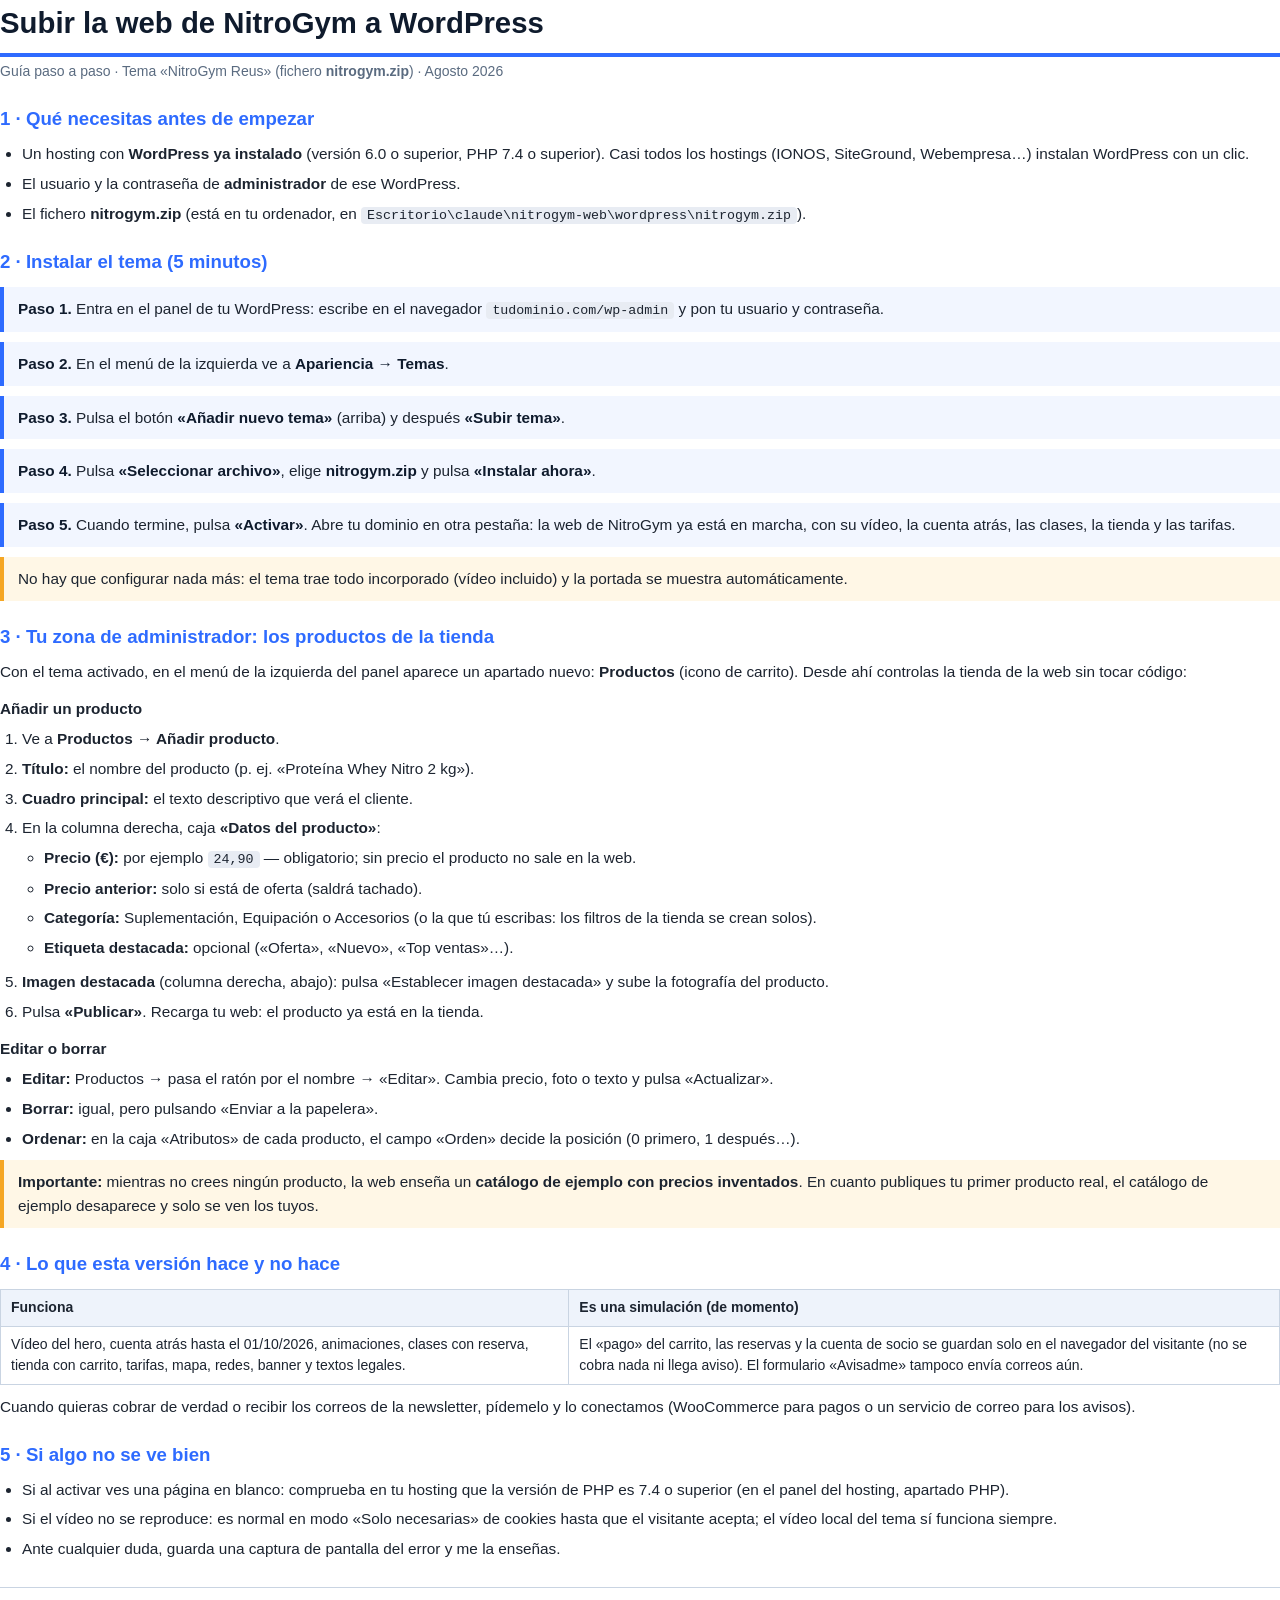
<file: wordpress/guia-wordpress.html>
<!DOCTYPE html>
<html lang="es">
<head>
<meta charset="utf-8">
<title>Guía: subir la web NitroGym a WordPress</title>
<style>
@page{size:A4;margin:18mm 16mm}
*{box-sizing:border-box;margin:0;padding:0}
body{font-family:'Segoe UI',Arial,sans-serif;color:#1c2430;font-size:11.5pt;line-height:1.55}
h1{font-size:22pt;color:#0f1b2d;border-bottom:4px solid #2e6bff;padding-bottom:8px;margin-bottom:4px}
.sub{color:#5a6b80;margin-bottom:22px;font-size:10.5pt}
h2{font-size:14pt;color:#2e6bff;margin:22px 0 8px}
h3{font-size:11.5pt;margin:14px 0 4px}
p,li{margin-bottom:6px}
ol,ul{margin:6px 0 10px 22px}
.paso{background:#f2f6ff;border-left:4px solid #2e6bff;padding:10px 14px;margin:10px 0}
.paso b{color:#0f1b2d}
.aviso{background:#fff7e6;border-left:4px solid #f5a623;padding:10px 14px;margin:10px 0}
.ruta{font-family:Consolas,monospace;background:#e8ecf3;padding:1px 6px;border-radius:4px;font-size:10pt}
table{border-collapse:collapse;width:100%;margin:10px 0;font-size:10.5pt}
th,td{border:1px solid #c9d4e2;padding:7px 10px;text-align:left;vertical-align:top}
th{background:#eef3fb}
.pie{margin-top:26px;padding-top:10px;border-top:1px solid #c9d4e2;color:#5a6b80;font-size:9.5pt}
</style>
</head>
<body>

<h1>Subir la web de NitroGym a WordPress</h1>
<p class="sub">Guía paso a paso · Tema «NitroGym Reus» (fichero <b>nitrogym.zip</b>) · Agosto 2026</p>

<h2>1 · Qué necesitas antes de empezar</h2>
<ul>
  <li>Un hosting con <b>WordPress ya instalado</b> (versión 6.0 o superior, PHP 7.4 o superior). Casi todos los hostings (IONOS, SiteGround, Webempresa…) instalan WordPress con un clic.</li>
  <li>El usuario y la contraseña de <b>administrador</b> de ese WordPress.</li>
  <li>El fichero <b>nitrogym.zip</b> (está en tu ordenador, en <span class="ruta">Escritorio\claude\nitrogym-web\wordpress\nitrogym.zip</span>).</li>
</ul>

<h2>2 · Instalar el tema (5 minutos)</h2>
<div class="paso"><b>Paso 1.</b> Entra en el panel de tu WordPress: escribe en el navegador <span class="ruta">tudominio.com/wp-admin</span> y pon tu usuario y contraseña.</div>
<div class="paso"><b>Paso 2.</b> En el menú de la izquierda ve a <b>Apariencia → Temas</b>.</div>
<div class="paso"><b>Paso 3.</b> Pulsa el botón <b>«Añadir nuevo tema»</b> (arriba) y después <b>«Subir tema»</b>.</div>
<div class="paso"><b>Paso 4.</b> Pulsa <b>«Seleccionar archivo»</b>, elige <b>nitrogym.zip</b> y pulsa <b>«Instalar ahora»</b>.</div>
<div class="paso"><b>Paso 5.</b> Cuando termine, pulsa <b>«Activar»</b>. Abre tu dominio en otra pestaña: la web de NitroGym ya está en marcha, con su vídeo, la cuenta atrás, las clases, la tienda y las tarifas.</div>
<div class="aviso">No hay que configurar nada más: el tema trae todo incorporado (vídeo incluido) y la portada se muestra automáticamente.</div>

<h2>3 · Tu zona de administrador: los productos de la tienda</h2>
<p>Con el tema activado, en el menú de la izquierda del panel aparece un apartado nuevo: <b>Productos</b> (icono de carrito). Desde ahí controlas la tienda de la web sin tocar código:</p>

<h3>Añadir un producto</h3>
<ol>
  <li>Ve a <b>Productos → Añadir producto</b>.</li>
  <li><b>Título:</b> el nombre del producto (p. ej. «Proteína Whey Nitro 2 kg»).</li>
  <li><b>Cuadro principal:</b> el texto descriptivo que verá el cliente.</li>
  <li>En la columna derecha, caja <b>«Datos del producto»</b>:
    <ul>
      <li><b>Precio (€):</b> por ejemplo <span class="ruta">24,90</span> — obligatorio; sin precio el producto no sale en la web.</li>
      <li><b>Precio anterior:</b> solo si está de oferta (saldrá tachado).</li>
      <li><b>Categoría:</b> Suplementación, Equipación o Accesorios (o la que tú escribas: los filtros de la tienda se crean solos).</li>
      <li><b>Etiqueta destacada:</b> opcional («Oferta», «Nuevo», «Top ventas»…).</li>
    </ul>
  </li>
  <li><b>Imagen destacada</b> (columna derecha, abajo): pulsa «Establecer imagen destacada» y sube la fotografía del producto.</li>
  <li>Pulsa <b>«Publicar»</b>. Recarga tu web: el producto ya está en la tienda.</li>
</ol>

<h3>Editar o borrar</h3>
<ul>
  <li><b>Editar:</b> Productos → pasa el ratón por el nombre → «Editar». Cambia precio, foto o texto y pulsa «Actualizar».</li>
  <li><b>Borrar:</b> igual, pero pulsando «Enviar a la papelera».</li>
  <li><b>Ordenar:</b> en la caja «Atributos» de cada producto, el campo «Orden» decide la posición (0 primero, 1 después…).</li>
</ul>

<div class="aviso"><b>Importante:</b> mientras no crees ningún producto, la web enseña un <b>catálogo de ejemplo con precios inventados</b>. En cuanto publiques tu primer producto real, el catálogo de ejemplo desaparece y solo se ven los tuyos.</div>

<h2>4 · Lo que esta versión hace y no hace</h2>
<table>
  <tr><th>Funciona</th><th>Es una simulación (de momento)</th></tr>
  <tr>
    <td>Vídeo del hero, cuenta atrás hasta el 01/10/2026, animaciones, clases con reserva, tienda con carrito, tarifas, mapa, redes, banner y textos legales.</td>
    <td>El «pago» del carrito, las reservas y la cuenta de socio se guardan solo en el navegador del visitante (no se cobra nada ni llega aviso). El formulario «Avisadme» tampoco envía correos aún.</td>
  </tr>
</table>
<p>Cuando quieras cobrar de verdad o recibir los correos de la newsletter, pídemelo y lo conectamos (WooCommerce para pagos o un servicio de correo para los avisos).</p>

<h2>5 · Si algo no se ve bien</h2>
<ul>
  <li>Si al activar ves una página en blanco: comprueba en tu hosting que la versión de PHP es 7.4 o superior (en el panel del hosting, apartado PHP).</li>
  <li>Si el vídeo no se reproduce: es normal en modo «Solo necesarias» de cookies hasta que el visitante acepta; el vídeo local del tema sí funciona siempre.</li>
  <li>Ante cualquier duda, guarda una captura de pantalla del error y me la enseñas.</li>
</ul>

<p class="pie">NitroGym Reus · Nitro Fitness Grup, S.L. · Tema WordPress «NitroGym Reus» v1.0.0 · Guía generada el 22/08/2026</p>

</body>
</html>
</file>
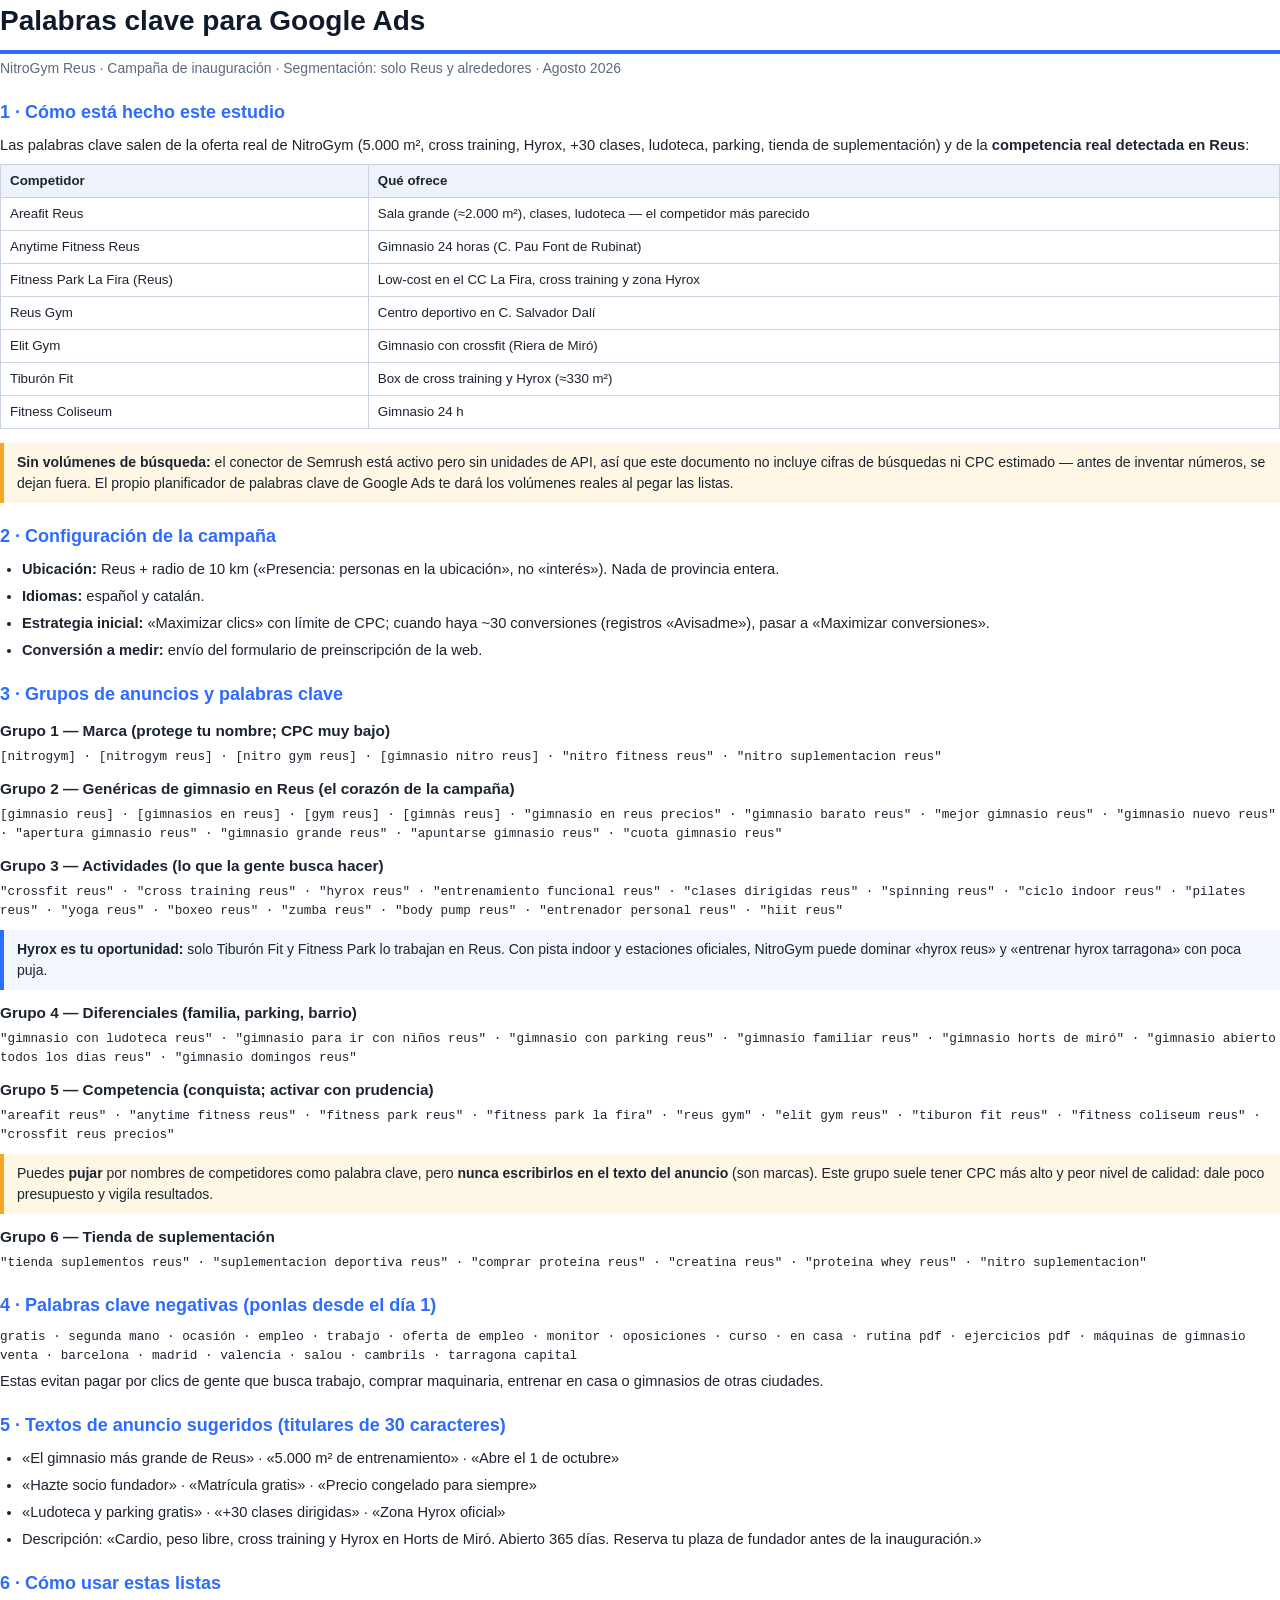
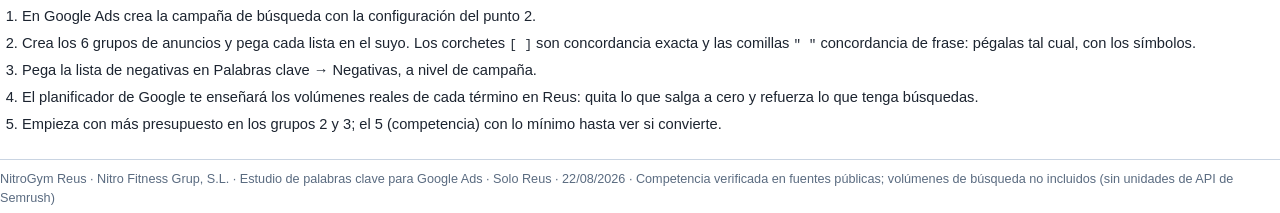
<file: wordpress/palabras-clave-ads.html>
<!DOCTYPE html>
<html lang="es">
<head>
<meta charset="utf-8">
<title>Palabras clave Google Ads — NitroGym Reus</title>
<style>
@page{size:A4;margin:18mm 16mm}
*{box-sizing:border-box;margin:0;padding:0}
body{font-family:'Segoe UI',Arial,sans-serif;color:#1c2430;font-size:11pt;line-height:1.5}
h1{font-size:21pt;color:#0f1b2d;border-bottom:4px solid #2e6bff;padding-bottom:8px;margin-bottom:4px}
.sub{color:#5a6b80;margin-bottom:20px;font-size:10.5pt}
h2{font-size:13.5pt;color:#2e6bff;margin:20px 0 8px}
h3{font-size:11.5pt;margin:12px 0 4px}
p,li{margin-bottom:5px}
ul,ol{margin:5px 0 10px 22px}
table{border-collapse:collapse;width:100%;margin:8px 0 14px;font-size:10pt}
th,td{border:1px solid #c9d4e2;padding:6px 9px;text-align:left;vertical-align:top}
th{background:#eef3fb}
.kw{font-family:Consolas,monospace;font-size:9.5pt}
.aviso{background:#fff7e6;border-left:4px solid #f5a623;padding:9px 13px;margin:10px 0;font-size:10.5pt}
.nota{background:#f2f6ff;border-left:4px solid #2e6bff;padding:9px 13px;margin:10px 0;font-size:10.5pt}
.pie{margin-top:24px;padding-top:10px;border-top:1px solid #c9d4e2;color:#5a6b80;font-size:9.5pt}
</style>
</head>
<body>

<h1>Palabras clave para Google Ads</h1>
<p class="sub">NitroGym Reus · Campaña de inauguración · Segmentación: solo Reus y alrededores · Agosto 2026</p>

<h2>1 · Cómo está hecho este estudio</h2>
<p>Las palabras clave salen de la oferta real de NitroGym (5.000 m², cross training, Hyrox, +30 clases, ludoteca, parking, tienda de suplementación) y de la <b>competencia real detectada en Reus</b>:</p>
<table>
  <tr><th>Competidor</th><th>Qué ofrece</th></tr>
  <tr><td>Areafit Reus</td><td>Sala grande (≈2.000 m²), clases, ludoteca — el competidor más parecido</td></tr>
  <tr><td>Anytime Fitness Reus</td><td>Gimnasio 24 horas (C. Pau Font de Rubinat)</td></tr>
  <tr><td>Fitness Park La Fira (Reus)</td><td>Low-cost en el CC La Fira, cross training y zona Hyrox</td></tr>
  <tr><td>Reus Gym</td><td>Centro deportivo en C. Salvador Dalí</td></tr>
  <tr><td>Elit Gym</td><td>Gimnasio con crossfit (Riera de Miró)</td></tr>
  <tr><td>Tiburón Fit</td><td>Box de cross training y Hyrox (≈330 m²)</td></tr>
  <tr><td>Fitness Coliseum</td><td>Gimnasio 24 h</td></tr>
</table>
<div class="aviso"><b>Sin volúmenes de búsqueda:</b> el conector de Semrush está activo pero sin unidades de API, así que este documento no incluye cifras de búsquedas ni CPC estimado — antes de inventar números, se dejan fuera. El propio planificador de palabras clave de Google Ads te dará los volúmenes reales al pegar las listas.</div>

<h2>2 · Configuración de la campaña</h2>
<ul>
  <li><b>Ubicación:</b> Reus + radio de 10 km («Presencia: personas en la ubicación», no «interés»). Nada de provincia entera.</li>
  <li><b>Idiomas:</b> español y catalán.</li>
  <li><b>Estrategia inicial:</b> «Maximizar clics» con límite de CPC; cuando haya ~30 conversiones (registros «Avisadme»), pasar a «Maximizar conversiones».</li>
  <li><b>Conversión a medir:</b> envío del formulario de preinscripción de la web.</li>
</ul>

<h2>3 · Grupos de anuncios y palabras clave</h2>

<h3>Grupo 1 — Marca (protege tu nombre; CPC muy bajo)</h3>
<p class="kw">[nitrogym] · [nitrogym reus] · [nitro gym reus] · [gimnasio nitro reus] · "nitro fitness reus" · "nitro suplementacion reus"</p>

<h3>Grupo 2 — Genéricas de gimnasio en Reus (el corazón de la campaña)</h3>
<p class="kw">[gimnasio reus] · [gimnasios en reus] · [gym reus] · [gimnàs reus] · "gimnasio en reus precios" · "gimnasio barato reus" · "mejor gimnasio reus" · "gimnasio nuevo reus" · "apertura gimnasio reus" · "gimnasio grande reus" · "apuntarse gimnasio reus" · "cuota gimnasio reus"</p>

<h3>Grupo 3 — Actividades (lo que la gente busca hacer)</h3>
<p class="kw">"crossfit reus" · "cross training reus" · "hyrox reus" · "entrenamiento funcional reus" · "clases dirigidas reus" · "spinning reus" · "ciclo indoor reus" · "pilates reus" · "yoga reus" · "boxeo reus" · "zumba reus" · "body pump reus" · "entrenador personal reus" · "hiit reus"</p>
<div class="nota"><b>Hyrox es tu oportunidad:</b> solo Tiburón Fit y Fitness Park lo trabajan en Reus. Con pista indoor y estaciones oficiales, NitroGym puede dominar «hyrox reus» y «entrenar hyrox tarragona» con poca puja.</div>

<h3>Grupo 4 — Diferenciales (familia, parking, barrio)</h3>
<p class="kw">"gimnasio con ludoteca reus" · "gimnasio para ir con niños reus" · "gimnasio con parking reus" · "gimnasio familiar reus" · "gimnasio horts de miró" · "gimnasio abierto todos los dias reus" · "gimnasio domingos reus"</p>

<h3>Grupo 5 — Competencia (conquista; activar con prudencia)</h3>
<p class="kw">"areafit reus" · "anytime fitness reus" · "fitness park reus" · "fitness park la fira" · "reus gym" · "elit gym reus" · "tiburon fit reus" · "fitness coliseum reus" · "crossfit reus precios"</p>
<div class="aviso">Puedes <b>pujar</b> por nombres de competidores como palabra clave, pero <b>nunca escribirlos en el texto del anuncio</b> (son marcas). Este grupo suele tener CPC más alto y peor nivel de calidad: dale poco presupuesto y vigila resultados.</div>

<h3>Grupo 6 — Tienda de suplementación</h3>
<p class="kw">"tienda suplementos reus" · "suplementacion deportiva reus" · "comprar proteina reus" · "creatina reus" · "proteina whey reus" · "nitro suplementacion"</p>

<h2>4 · Palabras clave negativas (ponlas desde el día 1)</h2>
<p class="kw">gratis · segunda mano · ocasión · empleo · trabajo · oferta de empleo · monitor · oposiciones · curso · en casa · rutina pdf · ejercicios pdf · máquinas de gimnasio venta · barcelona · madrid · valencia · salou · cambrils · tarragona capital</p>
<p>Estas evitan pagar por clics de gente que busca trabajo, comprar maquinaria, entrenar en casa o gimnasios de otras ciudades.</p>

<h2>5 · Textos de anuncio sugeridos (titulares de 30 caracteres)</h2>
<ul>
  <li>«El gimnasio más grande de Reus» · «5.000 m² de entrenamiento» · «Abre el 1 de octubre»</li>
  <li>«Hazte socio fundador» · «Matrícula gratis» · «Precio congelado para siempre»</li>
  <li>«Ludoteca y parking gratis» · «+30 clases dirigidas» · «Zona Hyrox oficial»</li>
  <li>Descripción: «Cardio, peso libre, cross training y Hyrox en Horts de Miró. Abierto 365 días. Reserva tu plaza de fundador antes de la inauguración.»</li>
</ul>

<h2>6 · Cómo usar estas listas</h2>
<ol>
  <li>En Google Ads crea la campaña de búsqueda con la configuración del punto 2.</li>
  <li>Crea los 6 grupos de anuncios y pega cada lista en el suyo. Los corchetes <span class="kw">[ ]</span> son concordancia exacta y las comillas <span class="kw">" "</span> concordancia de frase: pégalas tal cual, con los símbolos.</li>
  <li>Pega la lista de negativas en Palabras clave → Negativas, a nivel de campaña.</li>
  <li>El planificador de Google te enseñará los volúmenes reales de cada término en Reus: quita lo que salga a cero y refuerza lo que tenga búsquedas.</li>
  <li>Empieza con más presupuesto en los grupos 2 y 3; el 5 (competencia) con lo mínimo hasta ver si convierte.</li>
</ol>

<p class="pie">NitroGym Reus · Nitro Fitness Grup, S.L. · Estudio de palabras clave para Google Ads · Solo Reus · 22/08/2026 · Competencia verificada en fuentes públicas; volúmenes de búsqueda no incluidos (sin unidades de API de Semrush)</p>

</body>
</html>
</file>
